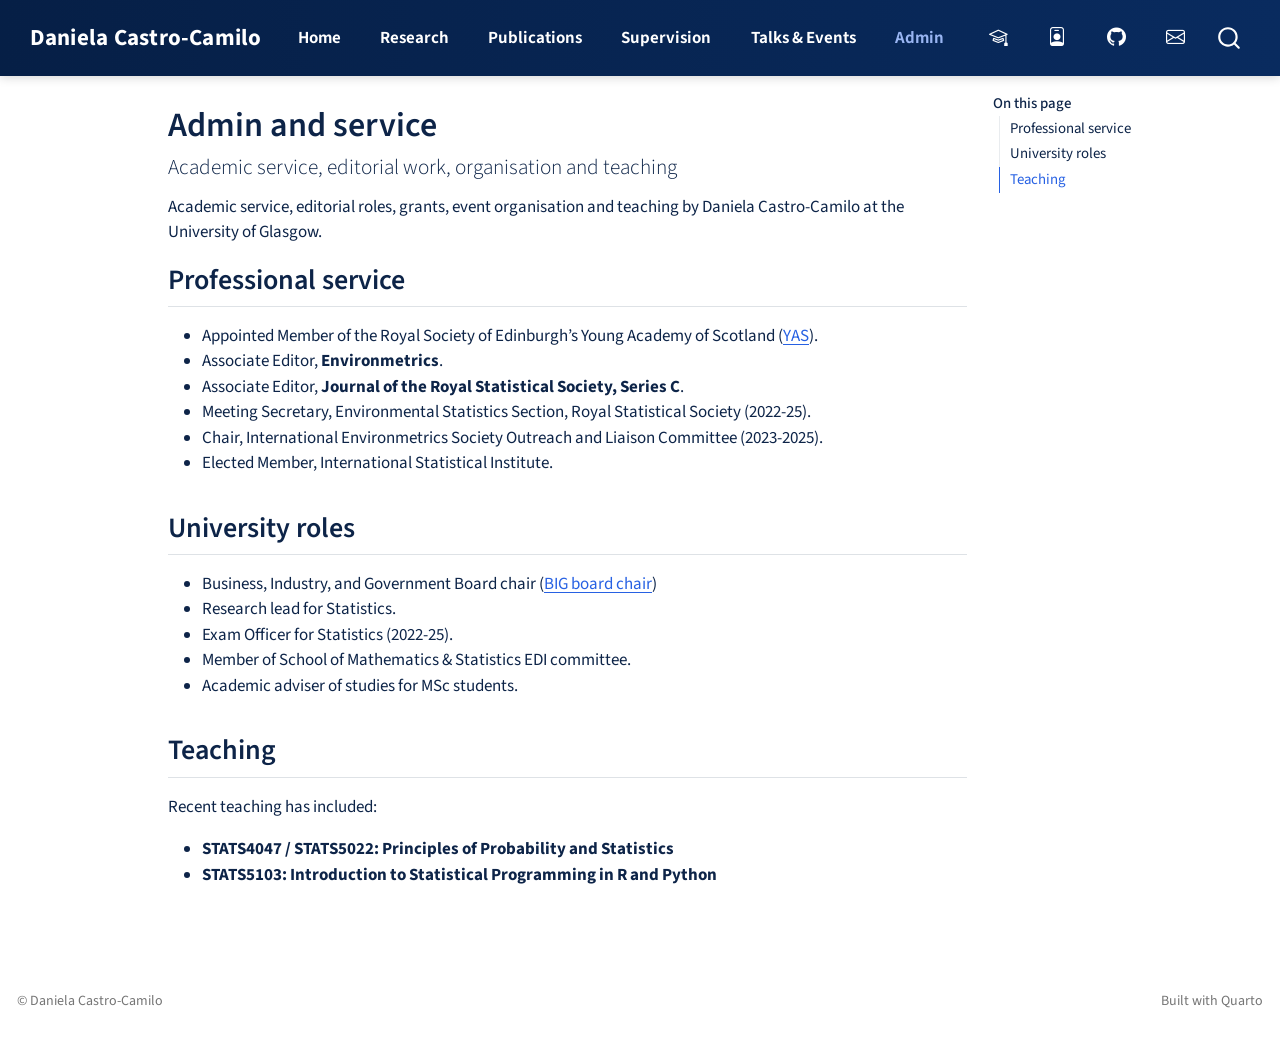
<file: docs/admin.html>
<!DOCTYPE html>
<html xmlns="http://www.w3.org/1999/xhtml" lang="en-GB" xml:lang="en-GB"><head>

<meta charset="utf-8">
<meta name="generator" content="quarto-1.10.19">

<meta name="viewport" content="width=device-width, initial-scale=1.0, user-scalable=yes">

<meta name="description" content="Academic service, editorial roles, grants, event organisation and teaching by Daniela Castro-Camilo at the University of Glasgow.">

<title>Admin and service – Daniela Castro-Camilo</title>
<style>
/* Default styles provided by pandoc.
** See https://pandoc.org/MANUAL.html#variables-for-html for config info.
*/
span.smallcaps{font-variant: small-caps;}
div.columns{display: flex; gap: 1.5em;}
div.column{flex: auto;}
@media screen {
div.columns{gap: min(4vw, 1.5em);}
div.column{overflow-x: auto;}
}
div.hanging-indent{margin-left: 1.5em; text-indent: -1.5em;}
ul.task-list{list-style: none;}
ul.task-list li input[type="checkbox"] {
  width: 0.8em;
  margin: 0 0.8em 0.2em -1em; /* quarto-specific, see https://github.com/quarto-dev/quarto-cli/issues/4556 */ 
  vertical-align: middle;
}
</style>


<script src="site_libs/quarto-nav/quarto-nav.js"></script>
<script src="site_libs/quarto-nav/headroom.min.js"></script>
<script src="site_libs/clipboard/clipboard.min.js"></script>
<script src="site_libs/quarto-search/autocomplete.umd.js"></script>
<script src="site_libs/quarto-search/fuse.min.js"></script>
<script src="site_libs/quarto-search/quarto-search.js"></script>
<meta name="quarto:offset" content="./">
<script src="site_libs/quarto-html/quarto.js" type="module"></script>
<script src="site_libs/quarto-html/tabsets/tabsets.js" type="module"></script>
<script src="site_libs/quarto-html/popper.min.js"></script>
<script src="site_libs/quarto-html/tippy.umd.min.js"></script>
<script src="site_libs/quarto-html/anchor.min.js"></script>
<link href="site_libs/quarto-html/tippy.css" rel="stylesheet">
<link href="site_libs/quarto-html/quarto-syntax-highlighting-bf27225e3a48a9273f3daa8f8e829971.css" rel="stylesheet" id="quarto-text-highlighting-styles">
<script src="site_libs/bootstrap/bootstrap.min.js"></script>
<link href="site_libs/bootstrap/bootstrap-icons.css" rel="stylesheet">
<link href="site_libs/bootstrap/bootstrap-36037c3dcac4f530703238951e7ac444.min.css" rel="stylesheet" append-hash="true" id="quarto-bootstrap" data-mode="light">
<script id="quarto-search-options" type="application/json">{
  "location": "navbar",
  "copy-button": false,
  "collapse-after": 3,
  "panel-placement": "end",
  "type": "overlay",
  "limit": 50,
  "keyboard-shortcut": [
    "f",
    "/",
    "s"
  ],
  "show-item-context": false,
  "language": {
    "search-no-results-text": "No results",
    "search-matching-documents-text": "matching documents",
    "search-copy-link-title": "Copy link to search",
    "search-hide-matches-text": "Hide additional matches",
    "search-more-match-text": "more match in this document",
    "search-more-matches-text": "more matches in this document",
    "search-clear-button-title": "Clear",
    "search-text-placeholder": "",
    "search-detached-cancel-button-title": "Cancel",
    "search-submit-button-title": "Submit",
    "search-label": "Search"
  }
}</script>
<style>html{ scroll-behavior: smooth; }</style>


<link rel="stylesheet" href="styles.css">
<meta property="og:title" content="Admin and service – Daniela Castro-Camilo">
<meta property="og:description" content="Academic service, editorial roles, grants, event organisation and teaching by Daniela Castro-Camilo at the University of Glasgow.">
<meta property="og:site_name" content="Daniela Castro-Camilo">
<meta name="twitter:title" content="Admin and service – Daniela Castro-Camilo">
<meta name="twitter:description" content="Academic service, editorial roles, grants, event organisation and teaching by Daniela Castro-Camilo at the University of Glasgow.">
<meta name="twitter:card" content="summary">
<link rel="canonical" href="https://dcastrocamilo.github.io/admin.html">
</head>

<body class="nav-fixed quarto-light">

<div id="quarto-search-results"></div>
  <header id="quarto-header" class="headroom fixed-top">
    <nav class="navbar navbar-expand-lg " data-bs-theme="dark">
      <div class="navbar-container container-fluid">
      <div class="navbar-brand-container mx-auto">
    <a class="navbar-brand" href="./index.html">
    <span class="navbar-title">Daniela Castro-Camilo</span>
    </a>
  </div>
            <div id="quarto-search" class="" title="Search"></div>
          <button class="navbar-toggler" type="button" data-bs-toggle="collapse" data-bs-target="#navbarCollapse" aria-controls="navbarCollapse" role="menu" aria-expanded="false" aria-label="Toggle navigation" onclick="if (window.quartoToggleHeadroom) { window.quartoToggleHeadroom(); }">
  <span class="navbar-toggler-icon"></span>
</button>
          <div class="collapse navbar-collapse" id="navbarCollapse">
            <ul class="navbar-nav navbar-nav-scroll me-auto">
  <li class="nav-item">
    <a class="nav-link" href="./index.html"> 
<span class="menu-text">Home</span></a>
  </li>  
  <li class="nav-item">
    <a class="nav-link" href="./research.html"> 
<span class="menu-text">Research</span></a>
  </li>  
  <li class="nav-item">
    <a class="nav-link" href="./publications.html"> 
<span class="menu-text">Publications</span></a>
  </li>  
  <li class="nav-item">
    <a class="nav-link" href="./supervision.html"> 
<span class="menu-text">Supervision</span></a>
  </li>  
  <li class="nav-item">
    <a class="nav-link" href="./talks.html"> 
<span class="menu-text">Talks &amp; Events</span></a>
  </li>  
  <li class="nav-item">
    <a class="nav-link active" href="./admin.html" aria-current="page"> 
<span class="menu-text">Admin</span></a>
  </li>  
</ul>
            <ul class="navbar-nav navbar-nav-scroll ms-auto">
  <li class="nav-item compact">
    <a class="nav-link" href="https://scholar.google.com/citations?user=yeGAdSoAAAAJ&amp;hl=en&amp;oi=ao"> <i class="bi bi-mortarboard" role="img">
</i> 
<span class="menu-text"></span></a>
  </li>  
  <li class="nav-item compact">
    <a class="nav-link" href="https://orcid.org/0000-0002-7536-4613"> <i class="bi bi-person-badge" role="img">
</i> 
<span class="menu-text"></span></a>
  </li>  
  <li class="nav-item compact">
    <a class="nav-link" href="https://github.com/dcastrocamilo"> <i class="bi bi-github" role="img">
</i> 
<span class="menu-text"></span></a>
  </li>  
  <li class="nav-item compact">
    <a class="nav-link" href="mailto:Daniela.CastroCamilo@glasgow.ac.uk"> <i class="bi bi-envelope" role="img">
</i> 
<span class="menu-text"></span></a>
  </li>  
</ul>
          </div> <!-- /navcollapse -->
            <div class="quarto-navbar-tools">
</div>
      </div> <!-- /container-fluid -->
    </nav>
</header>
<!-- content -->
<div id="quarto-content" class="quarto-container page-columns page-rows-contents page-layout-article page-navbar">
<!-- sidebar -->
<!-- margin-sidebar -->
    <div id="quarto-margin-sidebar" class="sidebar margin-sidebar">
        <nav id="TOC" role="doc-toc" class="toc-active">
    <h2 id="toc-title">On this page</h2>
   
  <ul>
  <li><a href="#professional-service" id="toc-professional-service" class="nav-link active" data-scroll-target="#professional-service">Professional service</a></li>
  <li><a href="#university-roles" id="toc-university-roles" class="nav-link" data-scroll-target="#university-roles">University roles</a></li>
  <li><a href="#teaching" id="toc-teaching" class="nav-link" data-scroll-target="#teaching">Teaching</a></li>
  </ul>
</nav>
    </div>
<!-- main -->
<main class="content" id="quarto-document-content">

<header id="title-block-header" class="quarto-title-block default">
<div class="quarto-title">
<h1 class="title">Admin and service</h1>
<p class="subtitle lead">Academic service, editorial work, organisation and teaching</p>
</div>

<div>
  <div class="description">
    Academic service, editorial roles, grants, event organisation and teaching by Daniela Castro-Camilo at the University of Glasgow.
  </div>
</div>


<div class="quarto-title-meta">

    
  
    
  </div>
  


</header>


<section id="professional-service" class="level2">
<h2 class="anchored" data-anchor-id="professional-service">Professional service</h2>
<ul>
<li>Appointed Member of the Royal Society of Edinburgh’s Young Academy of Scotland (<a href="https://www.youngacademyofscotland.org.uk/">YAS</a>).</li>
<li>Associate Editor, <strong>Environmetrics</strong>.</li>
<li>Associate Editor, <strong>Journal of the Royal Statistical Society, Series C</strong>.</li>
<li>Meeting Secretary, Environmental Statistics Section, Royal Statistical Society (2022-25).</li>
<li>Chair, International Environmetrics Society Outreach and Liaison Committee (2023-2025).</li>
<li>Elected Member, International Statistical Institute.</li>
</ul>
<!-- ## Event organisation and networks -->
<!-- - Co-founder, **GLE²N: Glasgow--Edinburgh Extremes Network**, a network for applied, theoretical and methodological work in statistical risk analysis and extreme value theory. [Link here](https://glen-scotland.github.io/glen/) -->
<!-- - Organiser, **INLA: Past, Present, and Future** biannual workshops. [Link here](https://inla-workshop.github.io/INLA-PastPresentFuture/) -->
<!-- - Co-organiser, **EnvEcoStats**, environmental and ecological statistics conference.  [Link here](https://lancasterextremes.co.uk/)). -->
<!-- - Organiser/co-organiser of invited sessions on extremes, environmental statistics and statistical risk. -->
</section>
<section id="university-roles" class="level2">
<h2 class="anchored" data-anchor-id="university-roles">University roles</h2>
<ul>
<li>Business, Industry, and Government Board chair (<a href="https://www.gla.ac.uk/schools/mathematicsstatistics/bigboard/">BIG board chair</a>)</li>
<li>Research lead for Statistics.</li>
<li>Exam Officer for Statistics (2022-25).</li>
<li>Member of School of Mathematics &amp; Statistics EDI committee.</li>
<li>Academic adviser of studies for MSc students.</li>
</ul>
</section>
<section id="teaching" class="level2">
<h2 class="anchored" data-anchor-id="teaching">Teaching</h2>
<p>Recent teaching has included:</p>
<ul>
<li><strong>STATS4047 / STATS5022: Principles of Probability and Statistics</strong></li>
<li><strong>STATS5103: Introduction to Statistical Programming in R and Python</strong></li>
</ul>


</section>

</main> <!-- /main -->
<script id="quarto-html-after-body" type="application/javascript">
  window.document.addEventListener("DOMContentLoaded", function (event) {
    const icon = "";
    const anchorJS = new window.AnchorJS();
    anchorJS.options = {
      placement: 'right',
      icon: icon
    };
    anchorJS.add('.anchored');
    const isCodeAnnotation = (el) => {
      for (const clz of el.classList) {
        if (clz.startsWith('code-annotation-')) {                     
          return true;
        }
      }
      return false;
    }
    const onCopySuccess = function(e) {
      // button target
      const button = e.trigger;
      // don't keep focus
      button.blur();
      // flash "checked"
      button.classList.add('code-copy-button-checked');
      var currentTitle = button.getAttribute("title");
      button.setAttribute("title", "Copied!");
      let tooltip;
      if (window.bootstrap) {
        button.setAttribute("data-bs-toggle", "tooltip");
        button.setAttribute("data-bs-placement", "left");
        button.setAttribute("data-bs-title", "Copied!");
        tooltip = new bootstrap.Tooltip(button, 
          { trigger: "manual", 
            customClass: "code-copy-button-tooltip",
            offset: [0, -8]});
        tooltip.show();    
      }
      setTimeout(function() {
        if (tooltip) {
          tooltip.hide();
          button.removeAttribute("data-bs-title");
          button.removeAttribute("data-bs-toggle");
          button.removeAttribute("data-bs-placement");
        }
        button.setAttribute("title", currentTitle);
        button.classList.remove('code-copy-button-checked');
      }, 1000);
      // clear code selection
      e.clearSelection();
    }
    const getTextToCopy = function(trigger) {
      const outerScaffold = trigger.parentElement.cloneNode(true);
      const codeEl = outerScaffold.querySelector('code');
      for (const childEl of codeEl.children) {
        if (isCodeAnnotation(childEl)) {
          childEl.remove();
        }
      }
      return codeEl.innerText;
    }
    const clipboard = new window.ClipboardJS('.code-copy-button:not([data-in-quarto-modal])', {
      text: getTextToCopy
    });
    clipboard.on('success', onCopySuccess);
    if (window.document.getElementById('quarto-embedded-source-code-modal')) {
      const clipboardModal = new window.ClipboardJS('.code-copy-button[data-in-quarto-modal]', {
        text: getTextToCopy,
        container: window.document.getElementById('quarto-embedded-source-code-modal')
      });
      clipboardModal.on('success', onCopySuccess);
    }
      var localhostRegex = new RegExp(/^(?:http|https):\/\/localhost\:?[0-9]*\//);
      var mailtoRegex = new RegExp(/^mailto:/);
        var filterRegex = new RegExp("https:\/\/dcastrocamilo\.github\.io\/");
      var isInternal = (href) => {
          return filterRegex.test(href) || localhostRegex.test(href) || mailtoRegex.test(href);
      }
      // Inspect non-navigation links and adorn them if external
     var links = window.document.querySelectorAll('a[href]:not(.nav-link):not(.navbar-brand):not(.toc-action):not(.sidebar-link):not(.sidebar-item-toggle):not(.pagination-link):not(.no-external):not([aria-hidden]):not(.dropdown-item):not(.quarto-navigation-tool):not(.about-link)');
      for (var i=0; i<links.length; i++) {
        const link = links[i];
        if (!isInternal(link.href)) {
          // undo the damage that might have been done by quarto-nav.js in the case of
          // links that we want to consider external
          if (link.dataset.originalHref !== undefined) {
            link.href = link.dataset.originalHref;
          }
            // target, if specified
            link.setAttribute("target", "_blank");
            if (link.getAttribute("rel") === null) {
              link.setAttribute("rel", "noopener");
            }
        }
      }
    function tippyHover(el, contentFn, onTriggerFn, onUntriggerFn) {
      const config = {
        allowHTML: true,
        maxWidth: 500,
        delay: 100,
        arrow: false,
        appendTo: function(el) {
            return el.parentElement;
        },
        interactive: true,
        interactiveBorder: 10,
        theme: 'quarto',
        placement: 'bottom-start',
      };
      if (contentFn) {
        config.content = contentFn;
      }
      if (onTriggerFn) {
        config.onTrigger = onTriggerFn;
      }
      if (onUntriggerFn) {
        config.onUntrigger = onUntriggerFn;
      }
      window.tippy(el, config); 
    }
    const noterefs = window.document.querySelectorAll('a[role="doc-noteref"]');
    for (var i=0; i<noterefs.length; i++) {
      const ref = noterefs[i];
      tippyHover(ref, function() {
        // use id or data attribute instead here
        let href = ref.getAttribute('data-footnote-href') || ref.getAttribute('href');
        try { href = new URL(href).hash; } catch {}
        const id = href.replace(/^#\/?/, "");
        const note = window.document.getElementById(id);
        if (note) {
          return note.innerHTML;
        } else {
          return "";
        }
      });
    }
    const xrefs = window.document.querySelectorAll('a.quarto-xref');
    const processXRef = (id, note) => {
      // Strip column container classes
      const stripColumnClz = (el) => {
        el.classList.remove("page-full", "page-columns");
        if (el.children) {
          for (const child of el.children) {
            stripColumnClz(child);
          }
        }
      }
      stripColumnClz(note)
      if (id === null || id.startsWith('sec-')) {
        // Special case sections, only their first couple elements
        const container = document.createElement("div");
        if (note.children && note.children.length > 2) {
          container.appendChild(note.children[0].cloneNode(true));
          for (let i = 1; i < note.children.length; i++) {
            const child = note.children[i];
            if (child.tagName === "P" && child.innerText === "") {
              continue;
            } else {
              container.appendChild(child.cloneNode(true));
              break;
            }
          }
          if (window.Quarto?.typesetMath) {
            window.Quarto.typesetMath(container);
          }
          return container.innerHTML
        } else {
          if (window.Quarto?.typesetMath) {
            window.Quarto.typesetMath(note);
          }
          return note.innerHTML;
        }
      } else {
        // Remove any anchor links if they are present
        const anchorLink = note.querySelector('a.anchorjs-link');
        if (anchorLink) {
          anchorLink.remove();
        }
        if (window.Quarto?.typesetMath) {
          window.Quarto.typesetMath(note);
        }
        if (note.classList.contains("callout")) {
          return note.outerHTML;
        } else {
          return note.innerHTML;
        }
      }
    }
    for (var i=0; i<xrefs.length; i++) {
      const xref = xrefs[i];
      tippyHover(xref, undefined, function(instance) {
        instance.disable();
        let url = xref.getAttribute('href');
        let hash = undefined; 
        if (url.startsWith('#')) {
          hash = url;
        } else {
          try { hash = new URL(url).hash; } catch {}
        }
        if (hash) {
          const id = hash.replace(/^#\/?/, "");
          const note = window.document.getElementById(id);
          if (note !== null) {
            try {
              const html = processXRef(id, note.cloneNode(true));
              instance.setContent(html);
            } finally {
              instance.enable();
              instance.show();
            }
          } else {
            // See if we can fetch this
            fetch(url.split('#')[0])
            .then(res => res.text())
            .then(html => {
              const parser = new DOMParser();
              const htmlDoc = parser.parseFromString(html, "text/html");
              const note = htmlDoc.getElementById(id);
              if (note !== null) {
                const html = processXRef(id, note);
                instance.setContent(html);
              } 
            }).finally(() => {
              instance.enable();
              instance.show();
            });
          }
        } else {
          // See if we can fetch a full url (with no hash to target)
          // This is a special case and we should probably do some content thinning / targeting
          fetch(url)
          .then(res => res.text())
          .then(html => {
            const parser = new DOMParser();
            const htmlDoc = parser.parseFromString(html, "text/html");
            const note = htmlDoc.querySelector('main.content');
            if (note !== null) {
              // This should only happen for chapter cross references
              // (since there is no id in the URL)
              // remove the first header
              if (note.children.length > 0 && note.children[0].tagName === "HEADER") {
                note.children[0].remove();
              }
              const html = processXRef(null, note);
              instance.setContent(html);
            } 
          }).finally(() => {
            instance.enable();
            instance.show();
          });
        }
      }, function(instance) {
      });
    }
        let selectedAnnoteEl;
        const selectorForAnnotation = ( cell, annotation) => {
          let cellAttr = 'data-code-cell="' + cell + '"';
          let lineAttr = 'data-code-annotation="' +  annotation + '"';
          const selector = 'span[' + cellAttr + '][' + lineAttr + ']';
          return selector;
        }
        const selectCodeLines = (annoteEl) => {
          const doc = window.document;
          const targetCell = annoteEl.getAttribute("data-target-cell");
          const targetAnnotation = annoteEl.getAttribute("data-target-annotation");
          const annoteSpan = window.document.querySelector(selectorForAnnotation(targetCell, targetAnnotation));
          const lines = annoteSpan.getAttribute("data-code-lines").split(",");
          const lineIds = lines.map((line) => {
            return targetCell + "-" + line;
          })
          let top = null;
          let height = null;
          let parent = null;
          if (lineIds.length > 0) {
              //compute the position of the single el (top and bottom and make a div)
              const el = window.document.getElementById(lineIds[0]);
              top = el.offsetTop;
              height = el.offsetHeight;
              parent = el.parentElement.parentElement;
            if (lineIds.length > 1) {
              const lastEl = window.document.getElementById(lineIds[lineIds.length - 1]);
              const bottom = lastEl.offsetTop + lastEl.offsetHeight;
              height = bottom - top;
            }
            if (top !== null && height !== null && parent !== null) {
              // cook up a div (if necessary) and position it 
              let div = window.document.getElementById("code-annotation-line-highlight");
              if (div === null) {
                div = window.document.createElement("div");
                div.setAttribute("id", "code-annotation-line-highlight");
                div.style.position = 'absolute';
                parent.appendChild(div);
              }
              div.style.top = top - 2 + "px";
              div.style.height = height + 4 + "px";
              div.style.left = 0;
              let gutterDiv = window.document.getElementById("code-annotation-line-highlight-gutter");
              if (gutterDiv === null) {
                gutterDiv = window.document.createElement("div");
                gutterDiv.setAttribute("id", "code-annotation-line-highlight-gutter");
                gutterDiv.style.position = 'absolute';
                const codeCell = window.document.getElementById(targetCell);
                const gutter = codeCell.querySelector('.code-annotation-gutter');
                gutter.appendChild(gutterDiv);
              }
              gutterDiv.style.top = top - 2 + "px";
              gutterDiv.style.height = height + 4 + "px";
            }
            selectedAnnoteEl = annoteEl;
          }
        };
        const unselectCodeLines = () => {
          const elementsIds = ["code-annotation-line-highlight", "code-annotation-line-highlight-gutter"];
          elementsIds.forEach((elId) => {
            const div = window.document.getElementById(elId);
            if (div) {
              div.remove();
            }
          });
          selectedAnnoteEl = undefined;
        };
          // Handle positioning of the toggle
      window.addEventListener(
        "resize",
        throttle(() => {
          elRect = undefined;
          if (selectedAnnoteEl) {
            selectCodeLines(selectedAnnoteEl);
          }
        }, 10)
      );
      function throttle(fn, ms) {
      let throttle = false;
      let timer;
        return (...args) => {
          if(!throttle) { // first call gets through
              fn.apply(this, args);
              throttle = true;
          } else { // all the others get throttled
              if(timer) clearTimeout(timer); // cancel #2
              timer = setTimeout(() => {
                fn.apply(this, args);
                timer = throttle = false;
              }, ms);
          }
        };
      }
        // Attach click handler to the DT
        const annoteDls = window.document.querySelectorAll('dt[data-target-cell]');
        for (const annoteDlNode of annoteDls) {
          annoteDlNode.addEventListener('click', (event) => {
            const clickedEl = event.target;
            if (clickedEl !== selectedAnnoteEl) {
              unselectCodeLines();
              const activeEl = window.document.querySelector('dt[data-target-cell].code-annotation-active');
              if (activeEl) {
                activeEl.classList.remove('code-annotation-active');
              }
              selectCodeLines(clickedEl);
              clickedEl.classList.add('code-annotation-active');
            } else {
              // Unselect the line
              unselectCodeLines();
              clickedEl.classList.remove('code-annotation-active');
            }
          });
        }
    const findCites = (el) => {
      const parentEl = el.parentElement;
      if (parentEl) {
        const cites = parentEl.dataset.cites;
        if (cites) {
          return {
            el,
            cites: cites.split(' ')
          };
        } else {
          return findCites(el.parentElement)
        }
      } else {
        return undefined;
      }
    };
    var bibliorefs = window.document.querySelectorAll('a[role="doc-biblioref"]');
    for (var i=0; i<bibliorefs.length; i++) {
      const ref = bibliorefs[i];
      const citeInfo = findCites(ref);
      if (citeInfo) {
        tippyHover(citeInfo.el, function() {
          var popup = window.document.createElement('div');
          citeInfo.cites.forEach(function(cite) {
            var citeDiv = window.document.createElement('div');
            citeDiv.classList.add('hanging-indent');
            citeDiv.classList.add('csl-entry');
            var biblioDiv = window.document.getElementById('ref-' + cite);
            if (biblioDiv) {
              citeDiv.innerHTML = biblioDiv.innerHTML;
            }
            popup.appendChild(citeDiv);
          });
          return popup.innerHTML;
        });
      }
    }
  });
  </script>
</div> <!-- /content -->
<footer class="footer">
  <div class="nav-footer">
    <div class="nav-footer-left">
<p>© Daniela Castro-Camilo</p>
</div>   
    <div class="nav-footer-center">
      &nbsp;
    </div>
    <div class="nav-footer-right">
<p>Built with Quarto</p>
</div>
  </div>
</footer>




<script src="site_libs/quarto-html/zenscroll-min.js"></script>
</body></html>
</file>
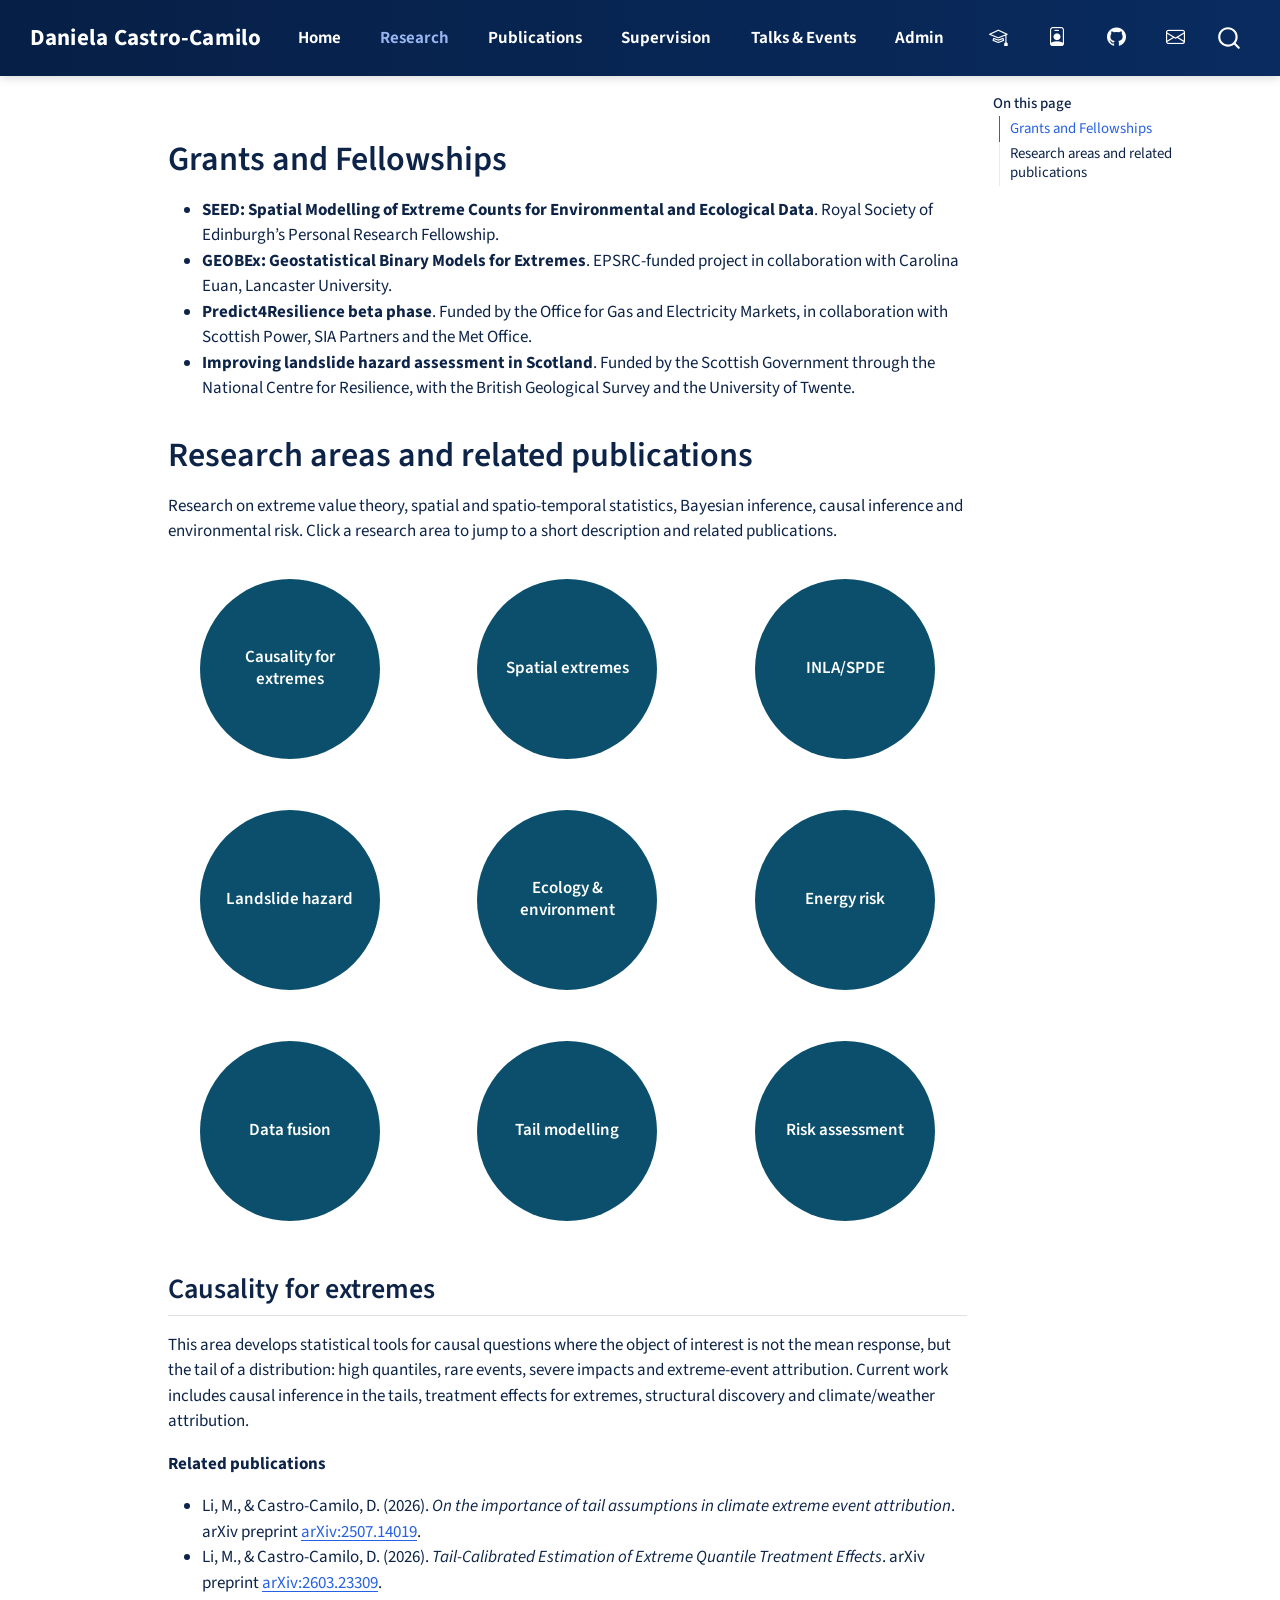
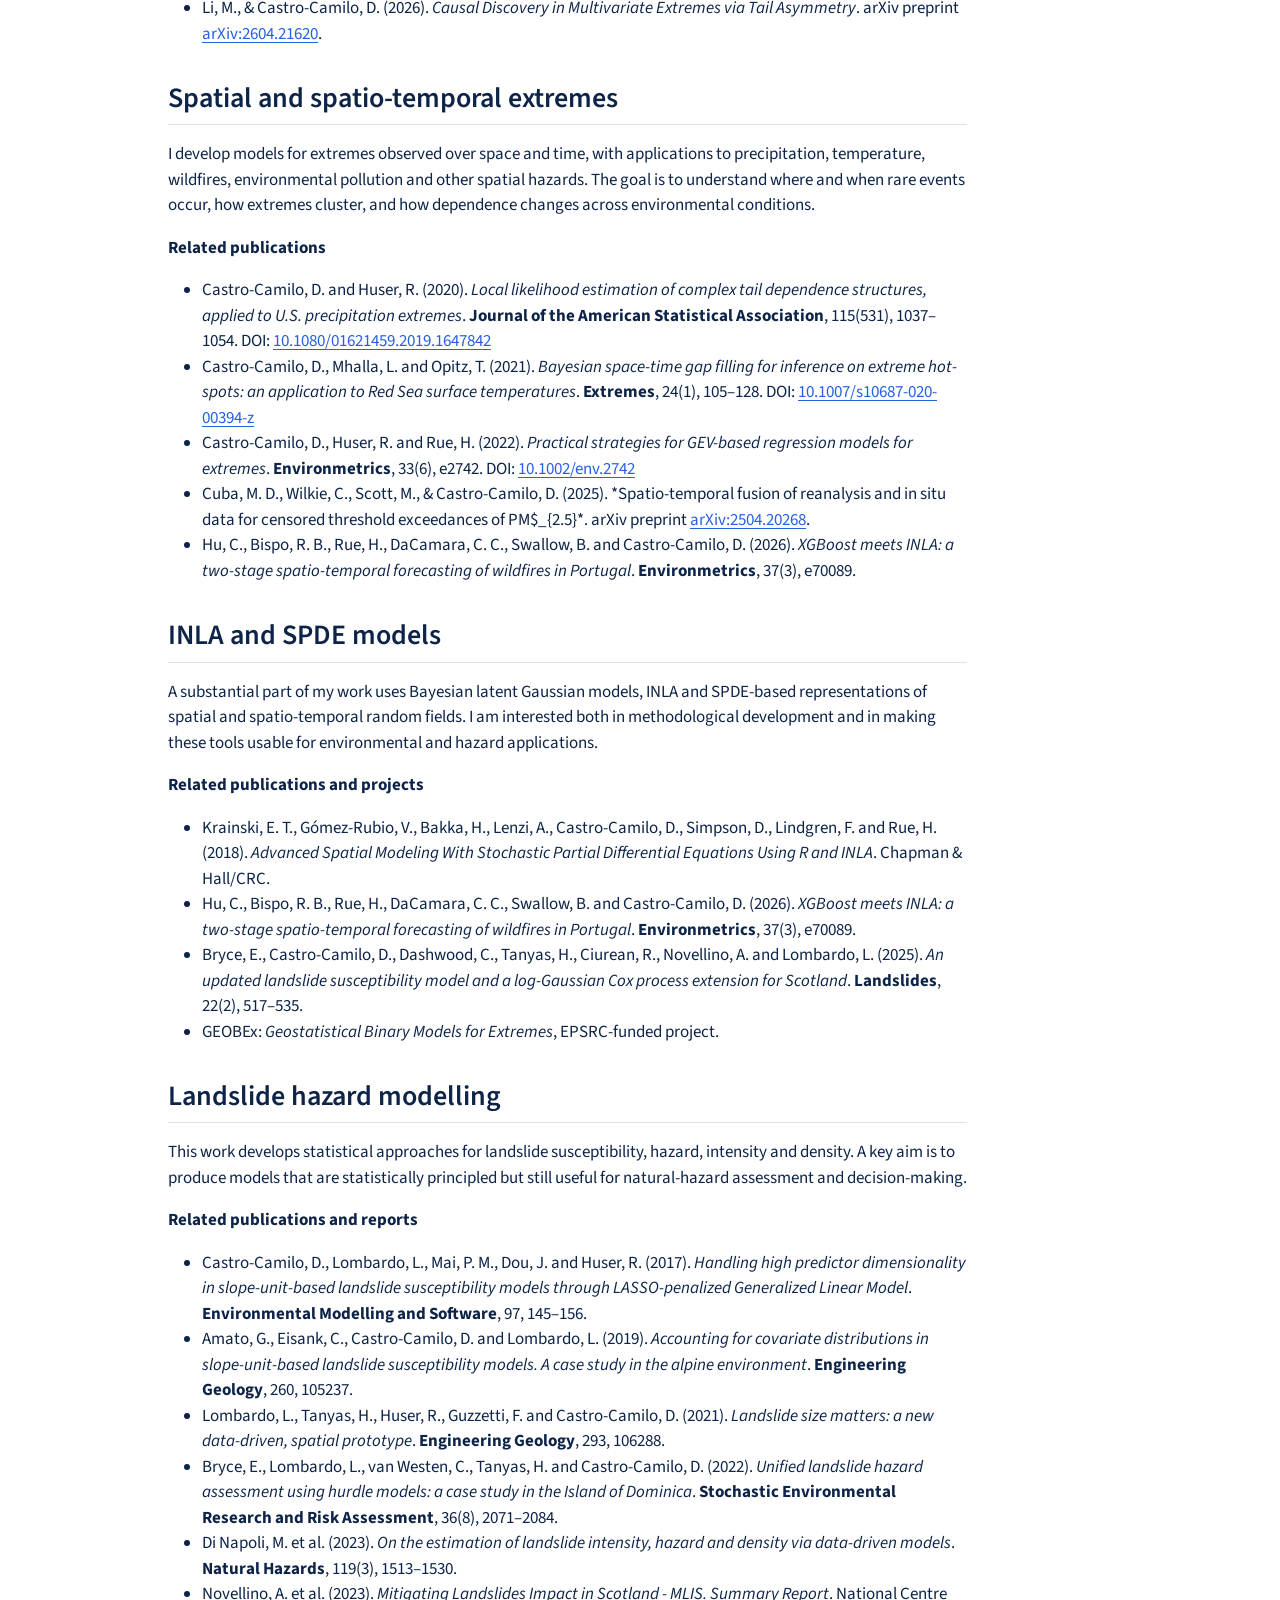
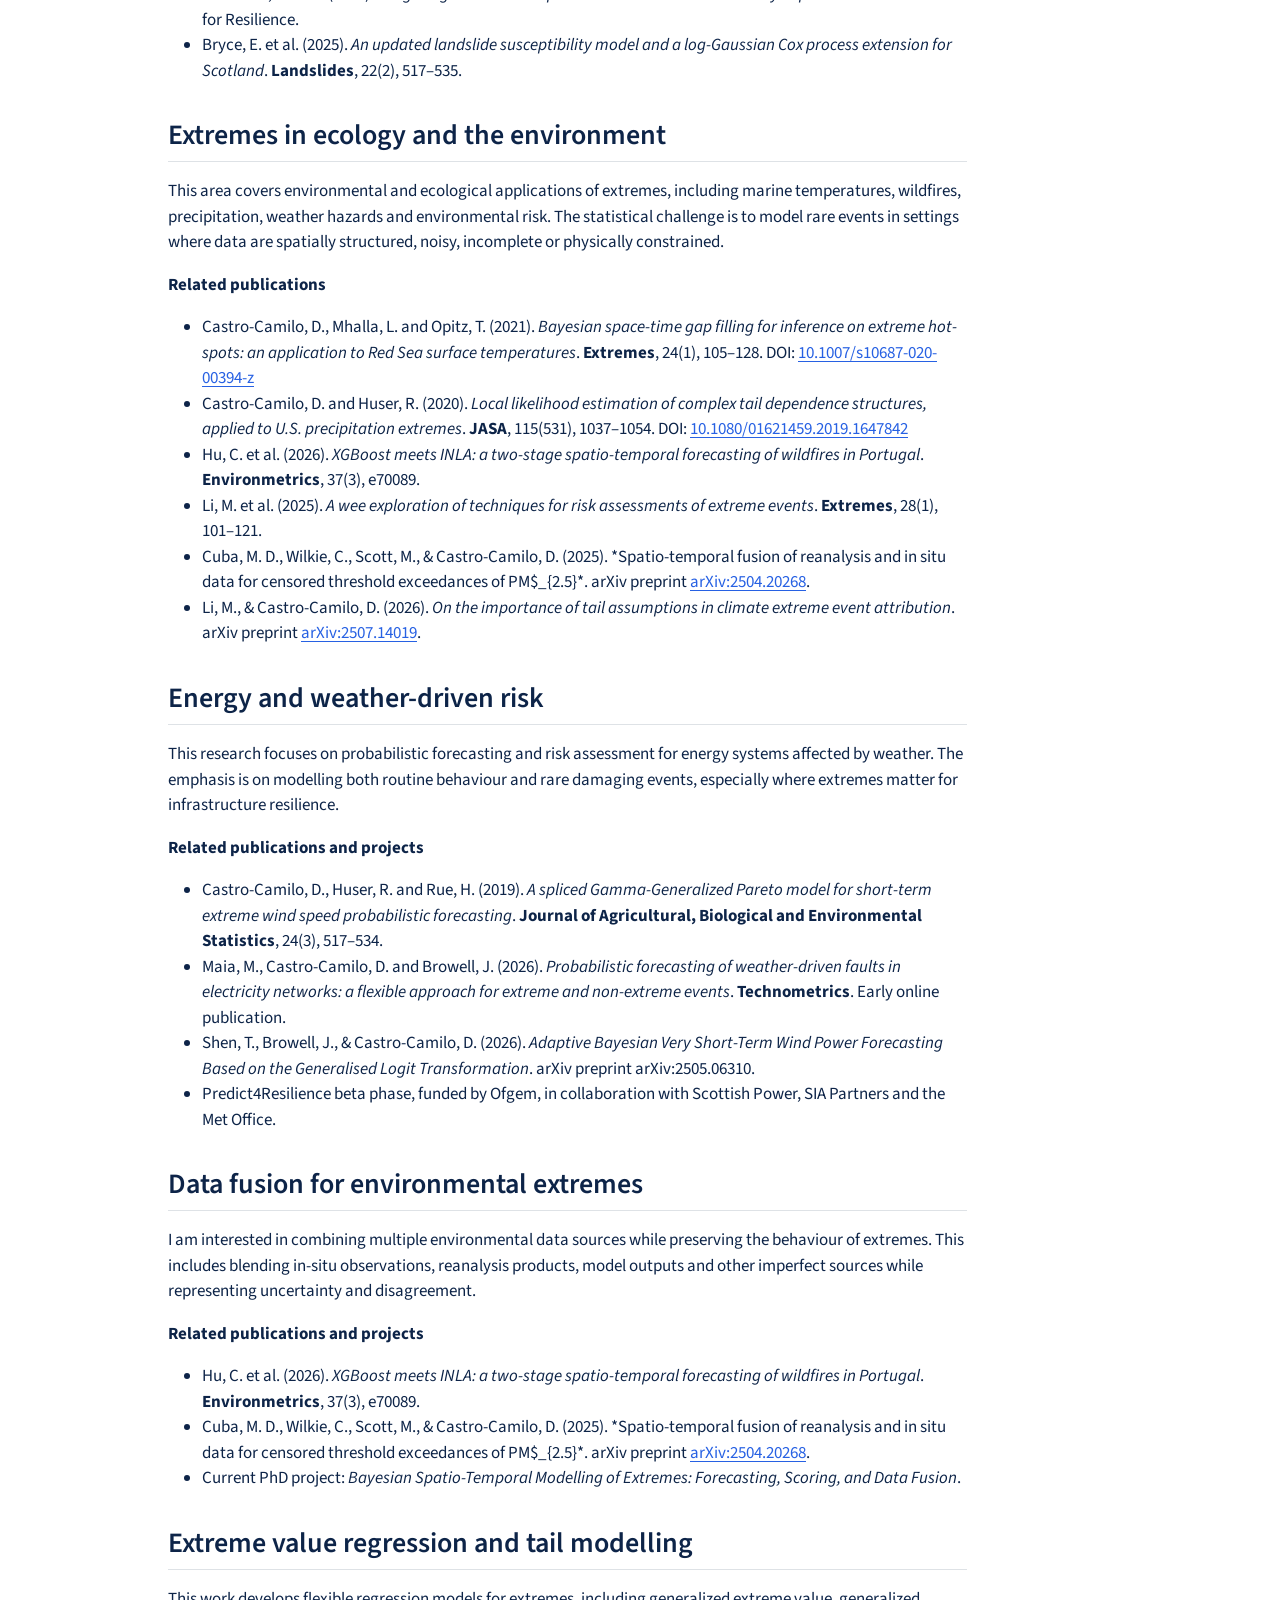
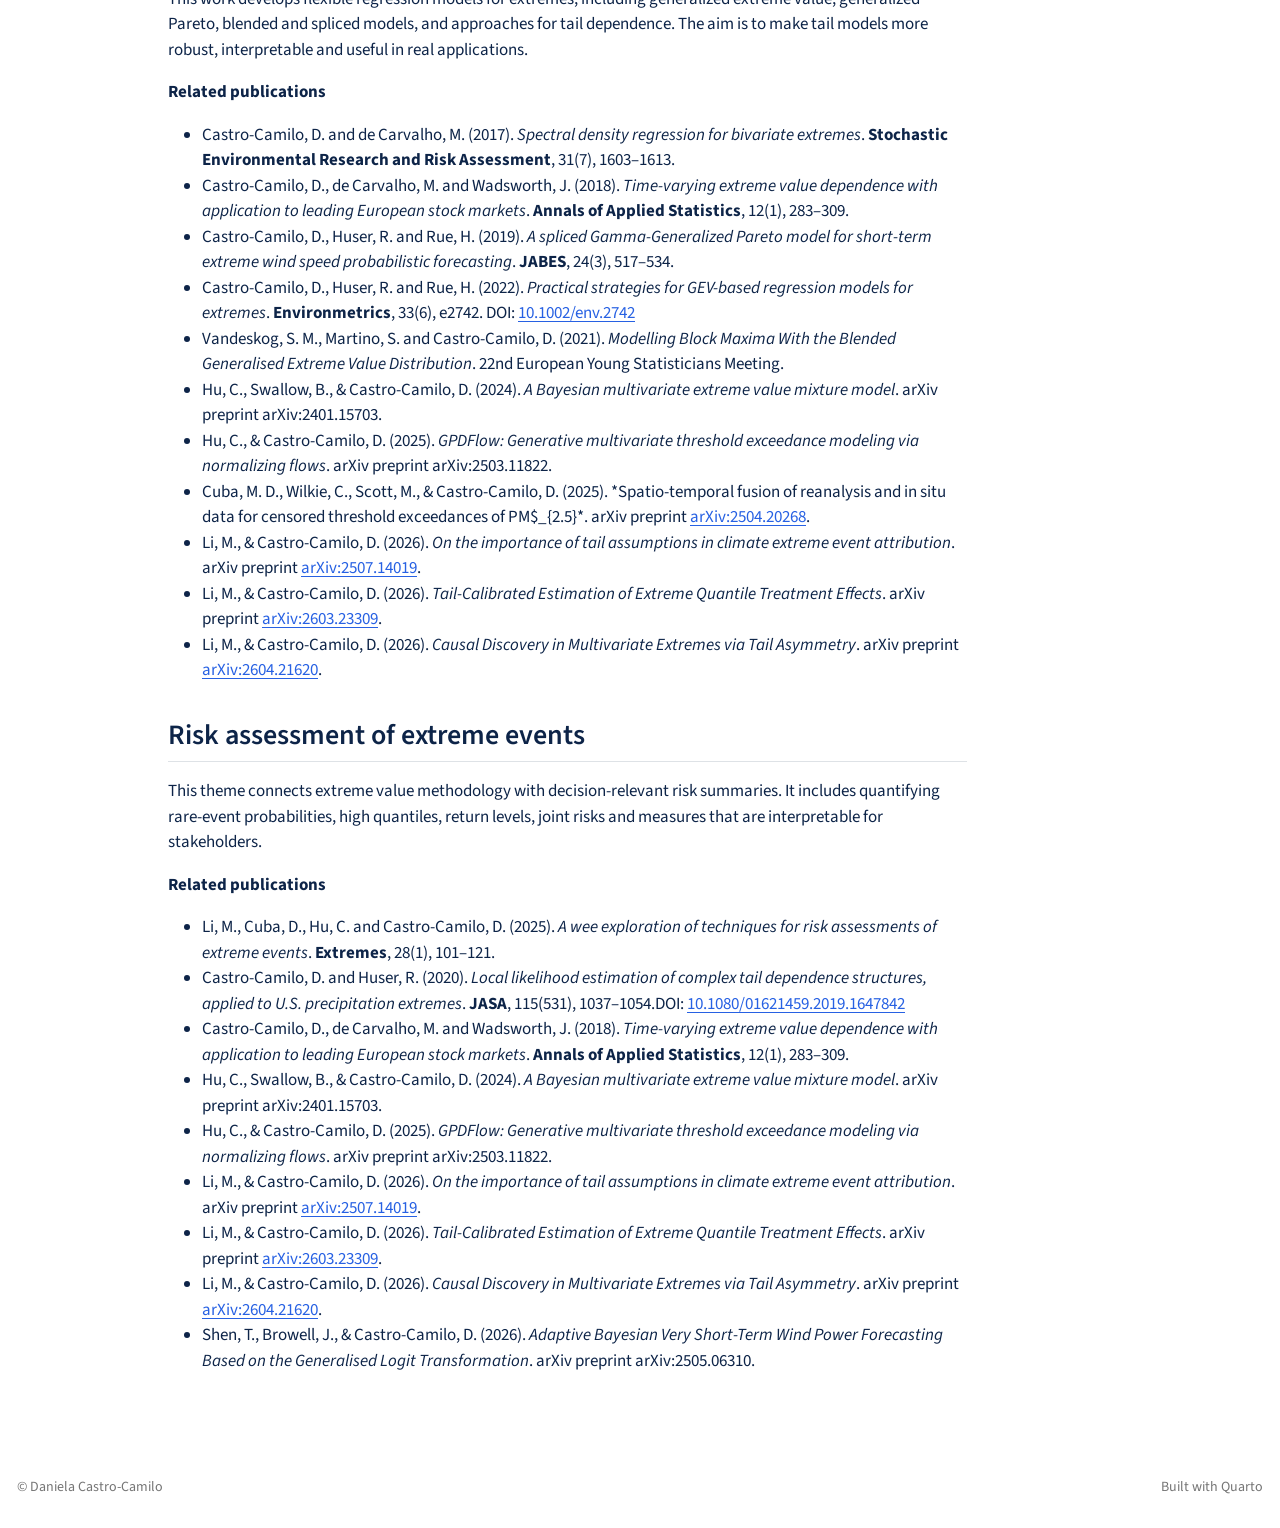
<file: docs/research.html>
<!DOCTYPE html>
<html xmlns="http://www.w3.org/1999/xhtml" lang="en-GB" xml:lang="en-GB"><head>

<meta charset="utf-8">
<meta name="generator" content="quarto-1.10.19">

<meta name="viewport" content="width=device-width, initial-scale=1.0, user-scalable=yes">

<meta name="description" content="Grants, fellowships and related research on extreme value theory, spatial and spatio-temporal statistics, Bayesian inference, causal inference and environmental risk.">

<title>research – Daniela Castro-Camilo</title>
<style>
/* Default styles provided by pandoc.
** See https://pandoc.org/MANUAL.html#variables-for-html for config info.
*/
span.smallcaps{font-variant: small-caps;}
div.columns{display: flex; gap: 1.5em;}
div.column{flex: auto;}
@media screen {
div.columns{gap: min(4vw, 1.5em);}
div.column{overflow-x: auto;}
}
div.hanging-indent{margin-left: 1.5em; text-indent: -1.5em;}
ul.task-list{list-style: none;}
ul.task-list li input[type="checkbox"] {
  width: 0.8em;
  margin: 0 0.8em 0.2em -1em; /* quarto-specific, see https://github.com/quarto-dev/quarto-cli/issues/4556 */ 
  vertical-align: middle;
}
</style>


<script src="site_libs/quarto-nav/quarto-nav.js"></script>
<script src="site_libs/quarto-nav/headroom.min.js"></script>
<script src="site_libs/clipboard/clipboard.min.js"></script>
<script src="site_libs/quarto-search/autocomplete.umd.js"></script>
<script src="site_libs/quarto-search/fuse.min.js"></script>
<script src="site_libs/quarto-search/quarto-search.js"></script>
<meta name="quarto:offset" content="./">
<script src="site_libs/quarto-html/quarto.js" type="module"></script>
<script src="site_libs/quarto-html/tabsets/tabsets.js" type="module"></script>
<script src="site_libs/quarto-html/popper.min.js"></script>
<script src="site_libs/quarto-html/tippy.umd.min.js"></script>
<script src="site_libs/quarto-html/anchor.min.js"></script>
<link href="site_libs/quarto-html/tippy.css" rel="stylesheet">
<link href="site_libs/quarto-html/quarto-syntax-highlighting-bf27225e3a48a9273f3daa8f8e829971.css" rel="stylesheet" id="quarto-text-highlighting-styles">
<script src="site_libs/bootstrap/bootstrap.min.js"></script>
<link href="site_libs/bootstrap/bootstrap-icons.css" rel="stylesheet">
<link href="site_libs/bootstrap/bootstrap-36037c3dcac4f530703238951e7ac444.min.css" rel="stylesheet" append-hash="true" id="quarto-bootstrap" data-mode="light">
<script id="quarto-search-options" type="application/json">{
  "location": "navbar",
  "copy-button": false,
  "collapse-after": 3,
  "panel-placement": "end",
  "type": "overlay",
  "limit": 50,
  "keyboard-shortcut": [
    "f",
    "/",
    "s"
  ],
  "show-item-context": false,
  "language": {
    "search-no-results-text": "No results",
    "search-matching-documents-text": "matching documents",
    "search-copy-link-title": "Copy link to search",
    "search-hide-matches-text": "Hide additional matches",
    "search-more-match-text": "more match in this document",
    "search-more-matches-text": "more matches in this document",
    "search-clear-button-title": "Clear",
    "search-text-placeholder": "",
    "search-detached-cancel-button-title": "Cancel",
    "search-submit-button-title": "Submit",
    "search-label": "Search"
  }
}</script>
<style>html{ scroll-behavior: smooth; }</style>


<link rel="stylesheet" href="styles.css">
<meta property="og:title" content="Daniela Castro-Camilo">
<meta property="og:description" content="Grants, fellowships and related research on extreme value theory, spatial and spatio-temporal statistics, Bayesian inference, causal inference and environmental risk.">
<meta property="og:site_name" content="Daniela Castro-Camilo">
<meta name="twitter:title" content="Daniela Castro-Camilo">
<meta name="twitter:description" content="Grants, fellowships and related research on extreme value theory, spatial and spatio-temporal statistics, Bayesian inference, causal inference and environmental risk.">
<meta name="twitter:card" content="summary">
<link rel="canonical" href="https://dcastrocamilo.github.io/research.html">
</head>

<body class="nav-fixed quarto-light">

<div id="quarto-search-results"></div>
  <header id="quarto-header" class="headroom fixed-top">
    <nav class="navbar navbar-expand-lg " data-bs-theme="dark">
      <div class="navbar-container container-fluid">
      <div class="navbar-brand-container mx-auto">
    <a class="navbar-brand" href="./index.html">
    <span class="navbar-title">Daniela Castro-Camilo</span>
    </a>
  </div>
            <div id="quarto-search" class="" title="Search"></div>
          <button class="navbar-toggler" type="button" data-bs-toggle="collapse" data-bs-target="#navbarCollapse" aria-controls="navbarCollapse" role="menu" aria-expanded="false" aria-label="Toggle navigation" onclick="if (window.quartoToggleHeadroom) { window.quartoToggleHeadroom(); }">
  <span class="navbar-toggler-icon"></span>
</button>
          <div class="collapse navbar-collapse" id="navbarCollapse">
            <ul class="navbar-nav navbar-nav-scroll me-auto">
  <li class="nav-item">
    <a class="nav-link" href="./index.html"> 
<span class="menu-text">Home</span></a>
  </li>  
  <li class="nav-item">
    <a class="nav-link active" href="./research.html" aria-current="page"> 
<span class="menu-text">Research</span></a>
  </li>  
  <li class="nav-item">
    <a class="nav-link" href="./publications.html"> 
<span class="menu-text">Publications</span></a>
  </li>  
  <li class="nav-item">
    <a class="nav-link" href="./supervision.html"> 
<span class="menu-text">Supervision</span></a>
  </li>  
  <li class="nav-item">
    <a class="nav-link" href="./talks.html"> 
<span class="menu-text">Talks &amp; Events</span></a>
  </li>  
  <li class="nav-item">
    <a class="nav-link" href="./admin.html"> 
<span class="menu-text">Admin</span></a>
  </li>  
</ul>
            <ul class="navbar-nav navbar-nav-scroll ms-auto">
  <li class="nav-item compact">
    <a class="nav-link" href="https://scholar.google.com/citations?user=yeGAdSoAAAAJ&amp;hl=en&amp;oi=ao"> <i class="bi bi-mortarboard" role="img">
</i> 
<span class="menu-text"></span></a>
  </li>  
  <li class="nav-item compact">
    <a class="nav-link" href="https://orcid.org/0000-0002-7536-4613"> <i class="bi bi-person-badge" role="img">
</i> 
<span class="menu-text"></span></a>
  </li>  
  <li class="nav-item compact">
    <a class="nav-link" href="https://github.com/dcastrocamilo"> <i class="bi bi-github" role="img">
</i> 
<span class="menu-text"></span></a>
  </li>  
  <li class="nav-item compact">
    <a class="nav-link" href="mailto:Daniela.CastroCamilo@glasgow.ac.uk"> <i class="bi bi-envelope" role="img">
</i> 
<span class="menu-text"></span></a>
  </li>  
</ul>
          </div> <!-- /navcollapse -->
            <div class="quarto-navbar-tools">
</div>
      </div> <!-- /container-fluid -->
    </nav>
</header>
<!-- content -->
<div id="quarto-content" class="quarto-container page-columns page-rows-contents page-layout-article page-navbar">
<!-- sidebar -->
<!-- margin-sidebar -->
    <div id="quarto-margin-sidebar" class="sidebar margin-sidebar">
        <nav id="TOC" role="doc-toc" class="toc-active">
    <h2 id="toc-title">On this page</h2>
   
  <ul>
  <li><a href="#grants-and-fellowships" id="toc-grants-and-fellowships" class="nav-link active" data-scroll-target="#grants-and-fellowships">Grants and Fellowships</a></li>
  <li><a href="#research-areas" id="toc-research-areas" class="nav-link" data-scroll-target="#research-areas">Research areas and related publications</a>
  <ul class="collapse">
  <li><a href="#causality-for-extremes" id="toc-causality-for-extremes" class="nav-link" data-scroll-target="#causality-for-extremes">Causality for extremes</a></li>
  <li><a href="#spatial-extremes" id="toc-spatial-extremes" class="nav-link" data-scroll-target="#spatial-extremes">Spatial and spatio-temporal extremes</a></li>
  <li><a href="#inla-spde" id="toc-inla-spde" class="nav-link" data-scroll-target="#inla-spde">INLA and SPDE models</a></li>
  <li><a href="#landslide-hazard" id="toc-landslide-hazard" class="nav-link" data-scroll-target="#landslide-hazard">Landslide hazard modelling</a></li>
  <li><a href="#ecology-environment" id="toc-ecology-environment" class="nav-link" data-scroll-target="#ecology-environment">Extremes in ecology and the environment</a></li>
  <li><a href="#energy-risk" id="toc-energy-risk" class="nav-link" data-scroll-target="#energy-risk">Energy and weather-driven risk</a></li>
  <li><a href="#data-fusion" id="toc-data-fusion" class="nav-link" data-scroll-target="#data-fusion">Data fusion for environmental extremes</a></li>
  <li><a href="#tail-modelling" id="toc-tail-modelling" class="nav-link" data-scroll-target="#tail-modelling">Extreme value regression and tail modelling</a></li>
  <li><a href="#risk-assessment" id="toc-risk-assessment" class="nav-link" data-scroll-target="#risk-assessment">Risk assessment of extreme events</a></li>
  </ul></li>
  </ul>
</nav>
    </div>
<!-- main -->
<main class="content" id="quarto-document-content"><header id="title-block-header" class="quarto-title-block"></header>




<section id="grants-and-fellowships" class="level1">
<h1>Grants and Fellowships</h1>
<ul>
<li><strong>SEED: Spatial Modelling of Extreme Counts for Environmental and Ecological Data</strong>. Royal Society of Edinburgh’s Personal Research Fellowship.</li>
<li><strong>GEOBEx: Geostatistical Binary Models for Extremes</strong>. EPSRC-funded project in collaboration with Carolina Euan, Lancaster University.</li>
<li><strong>Predict4Resilience beta phase</strong>. Funded by the Office for Gas and Electricity Markets, in collaboration with Scottish Power, SIA Partners and the Met Office.</li>
<li><strong>Improving landslide hazard assessment in Scotland</strong>. Funded by the Scottish Government through the National Centre for Resilience, with the British Geological Survey and the University of Twente.</li>
</ul>
</section>
<section id="research-areas" class="level1">
<h1>Research areas and related publications</h1>
<p>Research on extreme value theory, spatial and spatio-temporal statistics, Bayesian inference, causal inference and environmental risk. Click a research area to jump to a short description and related publications.</p>
<div class="research-grid">
<div class="research-item">
<p><a href="#causality-for-extremes" class="research-button">Causality for extremes</a></p>
</div>
<div class="research-item">
<p><a href="#spatial-extremes" class="research-button">Spatial extremes</a></p>
</div>
<div class="research-item">
<p><a href="#inla-spde" class="research-button">INLA/SPDE</a></p>
</div>
<div class="research-item">
<p><a href="#landslide-hazard" class="research-button">Landslide hazard</a></p>
</div>
<div class="research-item">
<p><a href="#ecology-environment" class="research-button">Ecology &amp; environment</a></p>
</div>
<div class="research-item">
<p><a href="#energy-risk" class="research-button">Energy risk</a></p>
</div>
<div class="research-item">
<p><a href="#data-fusion" class="research-button">Data fusion</a></p>
</div>
<div class="research-item">
<p><a href="#tail-modelling" class="research-button">Tail modelling</a></p>
</div>
<div class="research-item">
<p><a href="#risk-assessment" class="research-button">Risk assessment</a></p>
</div>
</div>
<section id="causality-for-extremes" class="level2">
<h2 class="anchored" data-anchor-id="causality-for-extremes">Causality for extremes</h2>
<p>This area develops statistical tools for causal questions where the object of interest is not the mean response, but the tail of a distribution: high quantiles, rare events, severe impacts and extreme-event attribution. Current work includes causal inference in the tails, treatment effects for extremes, structural discovery and climate/weather attribution.</p>
<p><strong>Related publications</strong></p>
<ul>
<li>Li, M., &amp; Castro-Camilo, D. (2026). <em>On the importance of tail assumptions in climate extreme event attribution</em>. arXiv preprint <a href="https://arxiv.org/abs/2507.14019">arXiv:2507.14019</a>.</li>
<li>Li, M., &amp; Castro-Camilo, D. (2026). <em>Tail-Calibrated Estimation of Extreme Quantile Treatment Effects</em>. arXiv preprint <a href="https://arxiv.org/abs/2603.23309">arXiv:2603.23309</a>.</li>
<li>Li, M., &amp; Castro-Camilo, D. (2026). <em>Causal Discovery in Multivariate Extremes via Tail Asymmetry</em>. arXiv preprint <a href="https://arxiv.org/abs/2604.21620">arXiv:2604.21620</a>.</li>
</ul>
</section>
<section id="spatial-extremes" class="level2">
<h2 class="anchored" data-anchor-id="spatial-extremes">Spatial and spatio-temporal extremes</h2>
<p>I develop models for extremes observed over space and time, with applications to precipitation, temperature, wildfires, environmental pollution and other spatial hazards. The goal is to understand where and when rare events occur, how extremes cluster, and how dependence changes across environmental conditions.</p>
<p><strong>Related publications</strong></p>
<ul>
<li>Castro-Camilo, D. and Huser, R. (2020). <em>Local likelihood estimation of complex tail dependence structures, applied to U.S. precipitation extremes</em>. <strong>Journal of the American Statistical Association</strong>, 115(531), 1037–1054. DOI: <a href="https://doi.org/10.1080/01621459.2019.1647842">10.1080/01621459.2019.1647842</a></li>
<li>Castro-Camilo, D., Mhalla, L. and Opitz, T. (2021). <em>Bayesian space-time gap filling for inference on extreme hot-spots: an application to Red Sea surface temperatures</em>. <strong>Extremes</strong>, 24(1), 105–128. DOI: <a href="https://doi.org/10.1007/s10687-020-00394-z">10.1007/s10687-020-00394-z</a></li>
<li>Castro-Camilo, D., Huser, R. and Rue, H. (2022). <em>Practical strategies for GEV-based regression models for extremes</em>. <strong>Environmetrics</strong>, 33(6), e2742. DOI: <a href="https://doi.org/10.1002/env.2742">10.1002/env.2742</a></li>
<li>Cuba, M. D., Wilkie, C., Scott, M., &amp; Castro-Camilo, D. (2025). *Spatio-temporal fusion of reanalysis and in situ data for censored threshold exceedances of PM$_{2.5}*. arXiv preprint <a href="https://arxiv.org/abs/2504.20268">arXiv:2504.20268</a>.</li>
<li>Hu, C., Bispo, R. B., Rue, H., DaCamara, C. C., Swallow, B. and Castro-Camilo, D. (2026). <em>XGBoost meets INLA: a two-stage spatio-temporal forecasting of wildfires in Portugal</em>. <strong>Environmetrics</strong>, 37(3), e70089.</li>
</ul>
</section>
<section id="inla-spde" class="level2">
<h2 class="anchored" data-anchor-id="inla-spde">INLA and SPDE models</h2>
<p>A substantial part of my work uses Bayesian latent Gaussian models, INLA and SPDE-based representations of spatial and spatio-temporal random fields. I am interested both in methodological development and in making these tools usable for environmental and hazard applications.</p>
<p><strong>Related publications and projects</strong></p>
<ul>
<li>Krainski, E. T., Gómez-Rubio, V., Bakka, H., Lenzi, A., Castro-Camilo, D., Simpson, D., Lindgren, F. and Rue, H. (2018). <em>Advanced Spatial Modeling With Stochastic Partial Differential Equations Using R and INLA</em>. Chapman &amp; Hall/CRC.</li>
<li>Hu, C., Bispo, R. B., Rue, H., DaCamara, C. C., Swallow, B. and Castro-Camilo, D. (2026). <em>XGBoost meets INLA: a two-stage spatio-temporal forecasting of wildfires in Portugal</em>. <strong>Environmetrics</strong>, 37(3), e70089.</li>
<li>Bryce, E., Castro-Camilo, D., Dashwood, C., Tanyas, H., Ciurean, R., Novellino, A. and Lombardo, L. (2025). <em>An updated landslide susceptibility model and a log-Gaussian Cox process extension for Scotland</em>. <strong>Landslides</strong>, 22(2), 517–535.</li>
<li>GEOBEx: <em>Geostatistical Binary Models for Extremes</em>, EPSRC-funded project.</li>
</ul>
</section>
<section id="landslide-hazard" class="level2">
<h2 class="anchored" data-anchor-id="landslide-hazard">Landslide hazard modelling</h2>
<p>This work develops statistical approaches for landslide susceptibility, hazard, intensity and density. A key aim is to produce models that are statistically principled but still useful for natural-hazard assessment and decision-making.</p>
<p><strong>Related publications and reports</strong></p>
<ul>
<li>Castro-Camilo, D., Lombardo, L., Mai, P. M., Dou, J. and Huser, R. (2017). <em>Handling high predictor dimensionality in slope-unit-based landslide susceptibility models through LASSO-penalized Generalized Linear Model</em>. <strong>Environmental Modelling and Software</strong>, 97, 145–156.</li>
<li>Amato, G., Eisank, C., Castro-Camilo, D. and Lombardo, L. (2019). <em>Accounting for covariate distributions in slope-unit-based landslide susceptibility models. A case study in the alpine environment</em>. <strong>Engineering Geology</strong>, 260, 105237.</li>
<li>Lombardo, L., Tanyas, H., Huser, R., Guzzetti, F. and Castro-Camilo, D. (2021). <em>Landslide size matters: a new data-driven, spatial prototype</em>. <strong>Engineering Geology</strong>, 293, 106288.</li>
<li>Bryce, E., Lombardo, L., van Westen, C., Tanyas, H. and Castro-Camilo, D. (2022). <em>Unified landslide hazard assessment using hurdle models: a case study in the Island of Dominica</em>. <strong>Stochastic Environmental Research and Risk Assessment</strong>, 36(8), 2071–2084.</li>
<li>Di Napoli, M. et al.&nbsp;(2023). <em>On the estimation of landslide intensity, hazard and density via data-driven models</em>. <strong>Natural Hazards</strong>, 119(3), 1513–1530.</li>
<li>Novellino, A. et al.&nbsp;(2023). <em>Mitigating Landslides Impact in Scotland - MLIS. Summary Report</em>. National Centre for Resilience.</li>
<li>Bryce, E. et al.&nbsp;(2025). <em>An updated landslide susceptibility model and a log-Gaussian Cox process extension for Scotland</em>. <strong>Landslides</strong>, 22(2), 517–535.</li>
</ul>
</section>
<section id="ecology-environment" class="level2">
<h2 class="anchored" data-anchor-id="ecology-environment">Extremes in ecology and the environment</h2>
<p>This area covers environmental and ecological applications of extremes, including marine temperatures, wildfires, precipitation, weather hazards and environmental risk. The statistical challenge is to model rare events in settings where data are spatially structured, noisy, incomplete or physically constrained.</p>
<p><strong>Related publications</strong></p>
<ul>
<li>Castro-Camilo, D., Mhalla, L. and Opitz, T. (2021). <em>Bayesian space-time gap filling for inference on extreme hot-spots: an application to Red Sea surface temperatures</em>. <strong>Extremes</strong>, 24(1), 105–128. DOI: <a href="https://doi.org/10.1007/s10687-020-00394-z">10.1007/s10687-020-00394-z</a></li>
<li>Castro-Camilo, D. and Huser, R. (2020). <em>Local likelihood estimation of complex tail dependence structures, applied to U.S. precipitation extremes</em>. <strong>JASA</strong>, 115(531), 1037–1054. DOI: <a href="https://doi.org/10.1080/01621459.2019.1647842">10.1080/01621459.2019.1647842</a></li>
<li>Hu, C. et al.&nbsp;(2026). <em>XGBoost meets INLA: a two-stage spatio-temporal forecasting of wildfires in Portugal</em>. <strong>Environmetrics</strong>, 37(3), e70089.</li>
<li>Li, M. et al.&nbsp;(2025). <em>A wee exploration of techniques for risk assessments of extreme events</em>. <strong>Extremes</strong>, 28(1), 101–121.</li>
<li>Cuba, M. D., Wilkie, C., Scott, M., &amp; Castro-Camilo, D. (2025). *Spatio-temporal fusion of reanalysis and in situ data for censored threshold exceedances of PM$_{2.5}*. arXiv preprint <a href="https://arxiv.org/abs/2504.20268">arXiv:2504.20268</a>.</li>
<li>Li, M., &amp; Castro-Camilo, D. (2026). <em>On the importance of tail assumptions in climate extreme event attribution</em>. arXiv preprint <a href="https://arxiv.org/abs/2507.14019">arXiv:2507.14019</a>.</li>
</ul>
</section>
<section id="energy-risk" class="level2">
<h2 class="anchored" data-anchor-id="energy-risk">Energy and weather-driven risk</h2>
<p>This research focuses on probabilistic forecasting and risk assessment for energy systems affected by weather. The emphasis is on modelling both routine behaviour and rare damaging events, especially where extremes matter for infrastructure resilience.</p>
<p><strong>Related publications and projects</strong></p>
<ul>
<li>Castro-Camilo, D., Huser, R. and Rue, H. (2019). <em>A spliced Gamma-Generalized Pareto model for short-term extreme wind speed probabilistic forecasting</em>. <strong>Journal of Agricultural, Biological and Environmental Statistics</strong>, 24(3), 517–534.</li>
<li>Maia, M., Castro-Camilo, D. and Browell, J. (2026). <em>Probabilistic forecasting of weather-driven faults in electricity networks: a flexible approach for extreme and non-extreme events</em>. <strong>Technometrics</strong>. Early online publication.</li>
<li>Shen, T., Browell, J., &amp; Castro-Camilo, D. (2026). <em>Adaptive Bayesian Very Short-Term Wind Power Forecasting Based on the Generalised Logit Transformation</em>. arXiv preprint arXiv:2505.06310.</li>
<li>Predict4Resilience beta phase, funded by Ofgem, in collaboration with Scottish Power, SIA Partners and the Met Office.</li>
</ul>
</section>
<section id="data-fusion" class="level2">
<h2 class="anchored" data-anchor-id="data-fusion">Data fusion for environmental extremes</h2>
<p>I am interested in combining multiple environmental data sources while preserving the behaviour of extremes. This includes blending in-situ observations, reanalysis products, model outputs and other imperfect sources while representing uncertainty and disagreement.</p>
<p><strong>Related publications and projects</strong></p>
<ul>
<li>Hu, C. et al.&nbsp;(2026). <em>XGBoost meets INLA: a two-stage spatio-temporal forecasting of wildfires in Portugal</em>. <strong>Environmetrics</strong>, 37(3), e70089.</li>
<li>Cuba, M. D., Wilkie, C., Scott, M., &amp; Castro-Camilo, D. (2025). *Spatio-temporal fusion of reanalysis and in situ data for censored threshold exceedances of PM$_{2.5}*. arXiv preprint <a href="https://arxiv.org/abs/2504.20268">arXiv:2504.20268</a>.</li>
<li>Current PhD project: <em>Bayesian Spatio-Temporal Modelling of Extremes: Forecasting, Scoring, and Data Fusion</em>.</li>
</ul>
</section>
<section id="tail-modelling" class="level2">
<h2 class="anchored" data-anchor-id="tail-modelling">Extreme value regression and tail modelling</h2>
<p>This work develops flexible regression models for extremes, including generalized extreme value, generalized Pareto, blended and spliced models, and approaches for tail dependence. The aim is to make tail models more robust, interpretable and useful in real applications.</p>
<p><strong>Related publications</strong></p>
<ul>
<li>Castro-Camilo, D. and de Carvalho, M. (2017). <em>Spectral density regression for bivariate extremes</em>. <strong>Stochastic Environmental Research and Risk Assessment</strong>, 31(7), 1603–1613.</li>
<li>Castro-Camilo, D., de Carvalho, M. and Wadsworth, J. (2018). <em>Time-varying extreme value dependence with application to leading European stock markets</em>. <strong>Annals of Applied Statistics</strong>, 12(1), 283–309.</li>
<li>Castro-Camilo, D., Huser, R. and Rue, H. (2019). <em>A spliced Gamma-Generalized Pareto model for short-term extreme wind speed probabilistic forecasting</em>. <strong>JABES</strong>, 24(3), 517–534.</li>
<li>Castro-Camilo, D., Huser, R. and Rue, H. (2022). <em>Practical strategies for GEV-based regression models for extremes</em>. <strong>Environmetrics</strong>, 33(6), e2742. DOI: <a href="https://doi.org/10.1002/env.2742">10.1002/env.2742</a></li>
<li>Vandeskog, S. M., Martino, S. and Castro-Camilo, D. (2021). <em>Modelling Block Maxima With the Blended Generalised Extreme Value Distribution</em>. 22nd European Young Statisticians Meeting.</li>
<li>Hu, C., Swallow, B., &amp; Castro-Camilo, D. (2024). <em>A Bayesian multivariate extreme value mixture model</em>. arXiv preprint arXiv:2401.15703.</li>
<li>Hu, C., &amp; Castro-Camilo, D. (2025). <em>GPDFlow: Generative multivariate threshold exceedance modeling via normalizing flows</em>. arXiv preprint arXiv:2503.11822.</li>
<li>Cuba, M. D., Wilkie, C., Scott, M., &amp; Castro-Camilo, D. (2025). *Spatio-temporal fusion of reanalysis and in situ data for censored threshold exceedances of PM$_{2.5}*. arXiv preprint <a href="https://arxiv.org/abs/2504.20268">arXiv:2504.20268</a>.</li>
<li>Li, M., &amp; Castro-Camilo, D. (2026). <em>On the importance of tail assumptions in climate extreme event attribution</em>. arXiv preprint <a href="https://arxiv.org/abs/2507.14019">arXiv:2507.14019</a>.</li>
<li>Li, M., &amp; Castro-Camilo, D. (2026). <em>Tail-Calibrated Estimation of Extreme Quantile Treatment Effects</em>. arXiv preprint <a href="https://arxiv.org/abs/2603.23309">arXiv:2603.23309</a>.</li>
<li>Li, M., &amp; Castro-Camilo, D. (2026). <em>Causal Discovery in Multivariate Extremes via Tail Asymmetry</em>. arXiv preprint <a href="https://arxiv.org/abs/2604.21620">arXiv:2604.21620</a>.</li>
</ul>
</section>
<section id="risk-assessment" class="level2">
<h2 class="anchored" data-anchor-id="risk-assessment">Risk assessment of extreme events</h2>
<p>This theme connects extreme value methodology with decision-relevant risk summaries. It includes quantifying rare-event probabilities, high quantiles, return levels, joint risks and measures that are interpretable for stakeholders.</p>
<p><strong>Related publications</strong></p>
<ul>
<li>Li, M., Cuba, D., Hu, C. and Castro-Camilo, D. (2025). <em>A wee exploration of techniques for risk assessments of extreme events</em>. <strong>Extremes</strong>, 28(1), 101–121.</li>
<li>Castro-Camilo, D. and Huser, R. (2020). <em>Local likelihood estimation of complex tail dependence structures, applied to U.S. precipitation extremes</em>. <strong>JASA</strong>, 115(531), 1037–1054.DOI: <a href="https://doi.org/10.1080/01621459.2019.1647842">10.1080/01621459.2019.1647842</a></li>
<li>Castro-Camilo, D., de Carvalho, M. and Wadsworth, J. (2018). <em>Time-varying extreme value dependence with application to leading European stock markets</em>. <strong>Annals of Applied Statistics</strong>, 12(1), 283–309.</li>
<li>Hu, C., Swallow, B., &amp; Castro-Camilo, D. (2024). <em>A Bayesian multivariate extreme value mixture model</em>. arXiv preprint arXiv:2401.15703.</li>
<li>Hu, C., &amp; Castro-Camilo, D. (2025). <em>GPDFlow: Generative multivariate threshold exceedance modeling via normalizing flows</em>. arXiv preprint arXiv:2503.11822.</li>
<li>Li, M., &amp; Castro-Camilo, D. (2026). <em>On the importance of tail assumptions in climate extreme event attribution</em>. arXiv preprint <a href="https://arxiv.org/abs/2507.14019">arXiv:2507.14019</a>.</li>
<li>Li, M., &amp; Castro-Camilo, D. (2026). <em>Tail-Calibrated Estimation of Extreme Quantile Treatment Effects</em>. arXiv preprint <a href="https://arxiv.org/abs/2603.23309">arXiv:2603.23309</a>.</li>
<li>Li, M., &amp; Castro-Camilo, D. (2026). <em>Causal Discovery in Multivariate Extremes via Tail Asymmetry</em>. arXiv preprint <a href="https://arxiv.org/abs/2604.21620">arXiv:2604.21620</a>.</li>
<li>Shen, T., Browell, J., &amp; Castro-Camilo, D. (2026). <em>Adaptive Bayesian Very Short-Term Wind Power Forecasting Based on the Generalised Logit Transformation</em>. arXiv preprint arXiv:2505.06310.</li>
</ul>


</section>
</section>

</main> <!-- /main -->
<script id="quarto-html-after-body" type="application/javascript">
  window.document.addEventListener("DOMContentLoaded", function (event) {
    const icon = "";
    const anchorJS = new window.AnchorJS();
    anchorJS.options = {
      placement: 'right',
      icon: icon
    };
    anchorJS.add('.anchored');
    const isCodeAnnotation = (el) => {
      for (const clz of el.classList) {
        if (clz.startsWith('code-annotation-')) {                     
          return true;
        }
      }
      return false;
    }
    const onCopySuccess = function(e) {
      // button target
      const button = e.trigger;
      // don't keep focus
      button.blur();
      // flash "checked"
      button.classList.add('code-copy-button-checked');
      var currentTitle = button.getAttribute("title");
      button.setAttribute("title", "Copied!");
      let tooltip;
      if (window.bootstrap) {
        button.setAttribute("data-bs-toggle", "tooltip");
        button.setAttribute("data-bs-placement", "left");
        button.setAttribute("data-bs-title", "Copied!");
        tooltip = new bootstrap.Tooltip(button, 
          { trigger: "manual", 
            customClass: "code-copy-button-tooltip",
            offset: [0, -8]});
        tooltip.show();    
      }
      setTimeout(function() {
        if (tooltip) {
          tooltip.hide();
          button.removeAttribute("data-bs-title");
          button.removeAttribute("data-bs-toggle");
          button.removeAttribute("data-bs-placement");
        }
        button.setAttribute("title", currentTitle);
        button.classList.remove('code-copy-button-checked');
      }, 1000);
      // clear code selection
      e.clearSelection();
    }
    const getTextToCopy = function(trigger) {
      const outerScaffold = trigger.parentElement.cloneNode(true);
      const codeEl = outerScaffold.querySelector('code');
      for (const childEl of codeEl.children) {
        if (isCodeAnnotation(childEl)) {
          childEl.remove();
        }
      }
      return codeEl.innerText;
    }
    const clipboard = new window.ClipboardJS('.code-copy-button:not([data-in-quarto-modal])', {
      text: getTextToCopy
    });
    clipboard.on('success', onCopySuccess);
    if (window.document.getElementById('quarto-embedded-source-code-modal')) {
      const clipboardModal = new window.ClipboardJS('.code-copy-button[data-in-quarto-modal]', {
        text: getTextToCopy,
        container: window.document.getElementById('quarto-embedded-source-code-modal')
      });
      clipboardModal.on('success', onCopySuccess);
    }
      var localhostRegex = new RegExp(/^(?:http|https):\/\/localhost\:?[0-9]*\//);
      var mailtoRegex = new RegExp(/^mailto:/);
        var filterRegex = new RegExp("https:\/\/dcastrocamilo\.github\.io\/");
      var isInternal = (href) => {
          return filterRegex.test(href) || localhostRegex.test(href) || mailtoRegex.test(href);
      }
      // Inspect non-navigation links and adorn them if external
     var links = window.document.querySelectorAll('a[href]:not(.nav-link):not(.navbar-brand):not(.toc-action):not(.sidebar-link):not(.sidebar-item-toggle):not(.pagination-link):not(.no-external):not([aria-hidden]):not(.dropdown-item):not(.quarto-navigation-tool):not(.about-link)');
      for (var i=0; i<links.length; i++) {
        const link = links[i];
        if (!isInternal(link.href)) {
          // undo the damage that might have been done by quarto-nav.js in the case of
          // links that we want to consider external
          if (link.dataset.originalHref !== undefined) {
            link.href = link.dataset.originalHref;
          }
            // target, if specified
            link.setAttribute("target", "_blank");
            if (link.getAttribute("rel") === null) {
              link.setAttribute("rel", "noopener");
            }
        }
      }
    function tippyHover(el, contentFn, onTriggerFn, onUntriggerFn) {
      const config = {
        allowHTML: true,
        maxWidth: 500,
        delay: 100,
        arrow: false,
        appendTo: function(el) {
            return el.parentElement;
        },
        interactive: true,
        interactiveBorder: 10,
        theme: 'quarto',
        placement: 'bottom-start',
      };
      if (contentFn) {
        config.content = contentFn;
      }
      if (onTriggerFn) {
        config.onTrigger = onTriggerFn;
      }
      if (onUntriggerFn) {
        config.onUntrigger = onUntriggerFn;
      }
      window.tippy(el, config); 
    }
    const noterefs = window.document.querySelectorAll('a[role="doc-noteref"]');
    for (var i=0; i<noterefs.length; i++) {
      const ref = noterefs[i];
      tippyHover(ref, function() {
        // use id or data attribute instead here
        let href = ref.getAttribute('data-footnote-href') || ref.getAttribute('href');
        try { href = new URL(href).hash; } catch {}
        const id = href.replace(/^#\/?/, "");
        const note = window.document.getElementById(id);
        if (note) {
          return note.innerHTML;
        } else {
          return "";
        }
      });
    }
    const xrefs = window.document.querySelectorAll('a.quarto-xref');
    const processXRef = (id, note) => {
      // Strip column container classes
      const stripColumnClz = (el) => {
        el.classList.remove("page-full", "page-columns");
        if (el.children) {
          for (const child of el.children) {
            stripColumnClz(child);
          }
        }
      }
      stripColumnClz(note)
      if (id === null || id.startsWith('sec-')) {
        // Special case sections, only their first couple elements
        const container = document.createElement("div");
        if (note.children && note.children.length > 2) {
          container.appendChild(note.children[0].cloneNode(true));
          for (let i = 1; i < note.children.length; i++) {
            const child = note.children[i];
            if (child.tagName === "P" && child.innerText === "") {
              continue;
            } else {
              container.appendChild(child.cloneNode(true));
              break;
            }
          }
          if (window.Quarto?.typesetMath) {
            window.Quarto.typesetMath(container);
          }
          return container.innerHTML
        } else {
          if (window.Quarto?.typesetMath) {
            window.Quarto.typesetMath(note);
          }
          return note.innerHTML;
        }
      } else {
        // Remove any anchor links if they are present
        const anchorLink = note.querySelector('a.anchorjs-link');
        if (anchorLink) {
          anchorLink.remove();
        }
        if (window.Quarto?.typesetMath) {
          window.Quarto.typesetMath(note);
        }
        if (note.classList.contains("callout")) {
          return note.outerHTML;
        } else {
          return note.innerHTML;
        }
      }
    }
    for (var i=0; i<xrefs.length; i++) {
      const xref = xrefs[i];
      tippyHover(xref, undefined, function(instance) {
        instance.disable();
        let url = xref.getAttribute('href');
        let hash = undefined; 
        if (url.startsWith('#')) {
          hash = url;
        } else {
          try { hash = new URL(url).hash; } catch {}
        }
        if (hash) {
          const id = hash.replace(/^#\/?/, "");
          const note = window.document.getElementById(id);
          if (note !== null) {
            try {
              const html = processXRef(id, note.cloneNode(true));
              instance.setContent(html);
            } finally {
              instance.enable();
              instance.show();
            }
          } else {
            // See if we can fetch this
            fetch(url.split('#')[0])
            .then(res => res.text())
            .then(html => {
              const parser = new DOMParser();
              const htmlDoc = parser.parseFromString(html, "text/html");
              const note = htmlDoc.getElementById(id);
              if (note !== null) {
                const html = processXRef(id, note);
                instance.setContent(html);
              } 
            }).finally(() => {
              instance.enable();
              instance.show();
            });
          }
        } else {
          // See if we can fetch a full url (with no hash to target)
          // This is a special case and we should probably do some content thinning / targeting
          fetch(url)
          .then(res => res.text())
          .then(html => {
            const parser = new DOMParser();
            const htmlDoc = parser.parseFromString(html, "text/html");
            const note = htmlDoc.querySelector('main.content');
            if (note !== null) {
              // This should only happen for chapter cross references
              // (since there is no id in the URL)
              // remove the first header
              if (note.children.length > 0 && note.children[0].tagName === "HEADER") {
                note.children[0].remove();
              }
              const html = processXRef(null, note);
              instance.setContent(html);
            } 
          }).finally(() => {
            instance.enable();
            instance.show();
          });
        }
      }, function(instance) {
      });
    }
        let selectedAnnoteEl;
        const selectorForAnnotation = ( cell, annotation) => {
          let cellAttr = 'data-code-cell="' + cell + '"';
          let lineAttr = 'data-code-annotation="' +  annotation + '"';
          const selector = 'span[' + cellAttr + '][' + lineAttr + ']';
          return selector;
        }
        const selectCodeLines = (annoteEl) => {
          const doc = window.document;
          const targetCell = annoteEl.getAttribute("data-target-cell");
          const targetAnnotation = annoteEl.getAttribute("data-target-annotation");
          const annoteSpan = window.document.querySelector(selectorForAnnotation(targetCell, targetAnnotation));
          const lines = annoteSpan.getAttribute("data-code-lines").split(",");
          const lineIds = lines.map((line) => {
            return targetCell + "-" + line;
          })
          let top = null;
          let height = null;
          let parent = null;
          if (lineIds.length > 0) {
              //compute the position of the single el (top and bottom and make a div)
              const el = window.document.getElementById(lineIds[0]);
              top = el.offsetTop;
              height = el.offsetHeight;
              parent = el.parentElement.parentElement;
            if (lineIds.length > 1) {
              const lastEl = window.document.getElementById(lineIds[lineIds.length - 1]);
              const bottom = lastEl.offsetTop + lastEl.offsetHeight;
              height = bottom - top;
            }
            if (top !== null && height !== null && parent !== null) {
              // cook up a div (if necessary) and position it 
              let div = window.document.getElementById("code-annotation-line-highlight");
              if (div === null) {
                div = window.document.createElement("div");
                div.setAttribute("id", "code-annotation-line-highlight");
                div.style.position = 'absolute';
                parent.appendChild(div);
              }
              div.style.top = top - 2 + "px";
              div.style.height = height + 4 + "px";
              div.style.left = 0;
              let gutterDiv = window.document.getElementById("code-annotation-line-highlight-gutter");
              if (gutterDiv === null) {
                gutterDiv = window.document.createElement("div");
                gutterDiv.setAttribute("id", "code-annotation-line-highlight-gutter");
                gutterDiv.style.position = 'absolute';
                const codeCell = window.document.getElementById(targetCell);
                const gutter = codeCell.querySelector('.code-annotation-gutter');
                gutter.appendChild(gutterDiv);
              }
              gutterDiv.style.top = top - 2 + "px";
              gutterDiv.style.height = height + 4 + "px";
            }
            selectedAnnoteEl = annoteEl;
          }
        };
        const unselectCodeLines = () => {
          const elementsIds = ["code-annotation-line-highlight", "code-annotation-line-highlight-gutter"];
          elementsIds.forEach((elId) => {
            const div = window.document.getElementById(elId);
            if (div) {
              div.remove();
            }
          });
          selectedAnnoteEl = undefined;
        };
          // Handle positioning of the toggle
      window.addEventListener(
        "resize",
        throttle(() => {
          elRect = undefined;
          if (selectedAnnoteEl) {
            selectCodeLines(selectedAnnoteEl);
          }
        }, 10)
      );
      function throttle(fn, ms) {
      let throttle = false;
      let timer;
        return (...args) => {
          if(!throttle) { // first call gets through
              fn.apply(this, args);
              throttle = true;
          } else { // all the others get throttled
              if(timer) clearTimeout(timer); // cancel #2
              timer = setTimeout(() => {
                fn.apply(this, args);
                timer = throttle = false;
              }, ms);
          }
        };
      }
        // Attach click handler to the DT
        const annoteDls = window.document.querySelectorAll('dt[data-target-cell]');
        for (const annoteDlNode of annoteDls) {
          annoteDlNode.addEventListener('click', (event) => {
            const clickedEl = event.target;
            if (clickedEl !== selectedAnnoteEl) {
              unselectCodeLines();
              const activeEl = window.document.querySelector('dt[data-target-cell].code-annotation-active');
              if (activeEl) {
                activeEl.classList.remove('code-annotation-active');
              }
              selectCodeLines(clickedEl);
              clickedEl.classList.add('code-annotation-active');
            } else {
              // Unselect the line
              unselectCodeLines();
              clickedEl.classList.remove('code-annotation-active');
            }
          });
        }
    const findCites = (el) => {
      const parentEl = el.parentElement;
      if (parentEl) {
        const cites = parentEl.dataset.cites;
        if (cites) {
          return {
            el,
            cites: cites.split(' ')
          };
        } else {
          return findCites(el.parentElement)
        }
      } else {
        return undefined;
      }
    };
    var bibliorefs = window.document.querySelectorAll('a[role="doc-biblioref"]');
    for (var i=0; i<bibliorefs.length; i++) {
      const ref = bibliorefs[i];
      const citeInfo = findCites(ref);
      if (citeInfo) {
        tippyHover(citeInfo.el, function() {
          var popup = window.document.createElement('div');
          citeInfo.cites.forEach(function(cite) {
            var citeDiv = window.document.createElement('div');
            citeDiv.classList.add('hanging-indent');
            citeDiv.classList.add('csl-entry');
            var biblioDiv = window.document.getElementById('ref-' + cite);
            if (biblioDiv) {
              citeDiv.innerHTML = biblioDiv.innerHTML;
            }
            popup.appendChild(citeDiv);
          });
          return popup.innerHTML;
        });
      }
    }
  });
  </script>
</div> <!-- /content -->
<footer class="footer">
  <div class="nav-footer">
    <div class="nav-footer-left">
<p>© Daniela Castro-Camilo</p>
</div>   
    <div class="nav-footer-center">
      &nbsp;
    </div>
    <div class="nav-footer-right">
<p>Built with Quarto</p>
</div>
  </div>
</footer>




<script src="site_libs/quarto-html/zenscroll-min.js"></script>
</body></html>
</file>
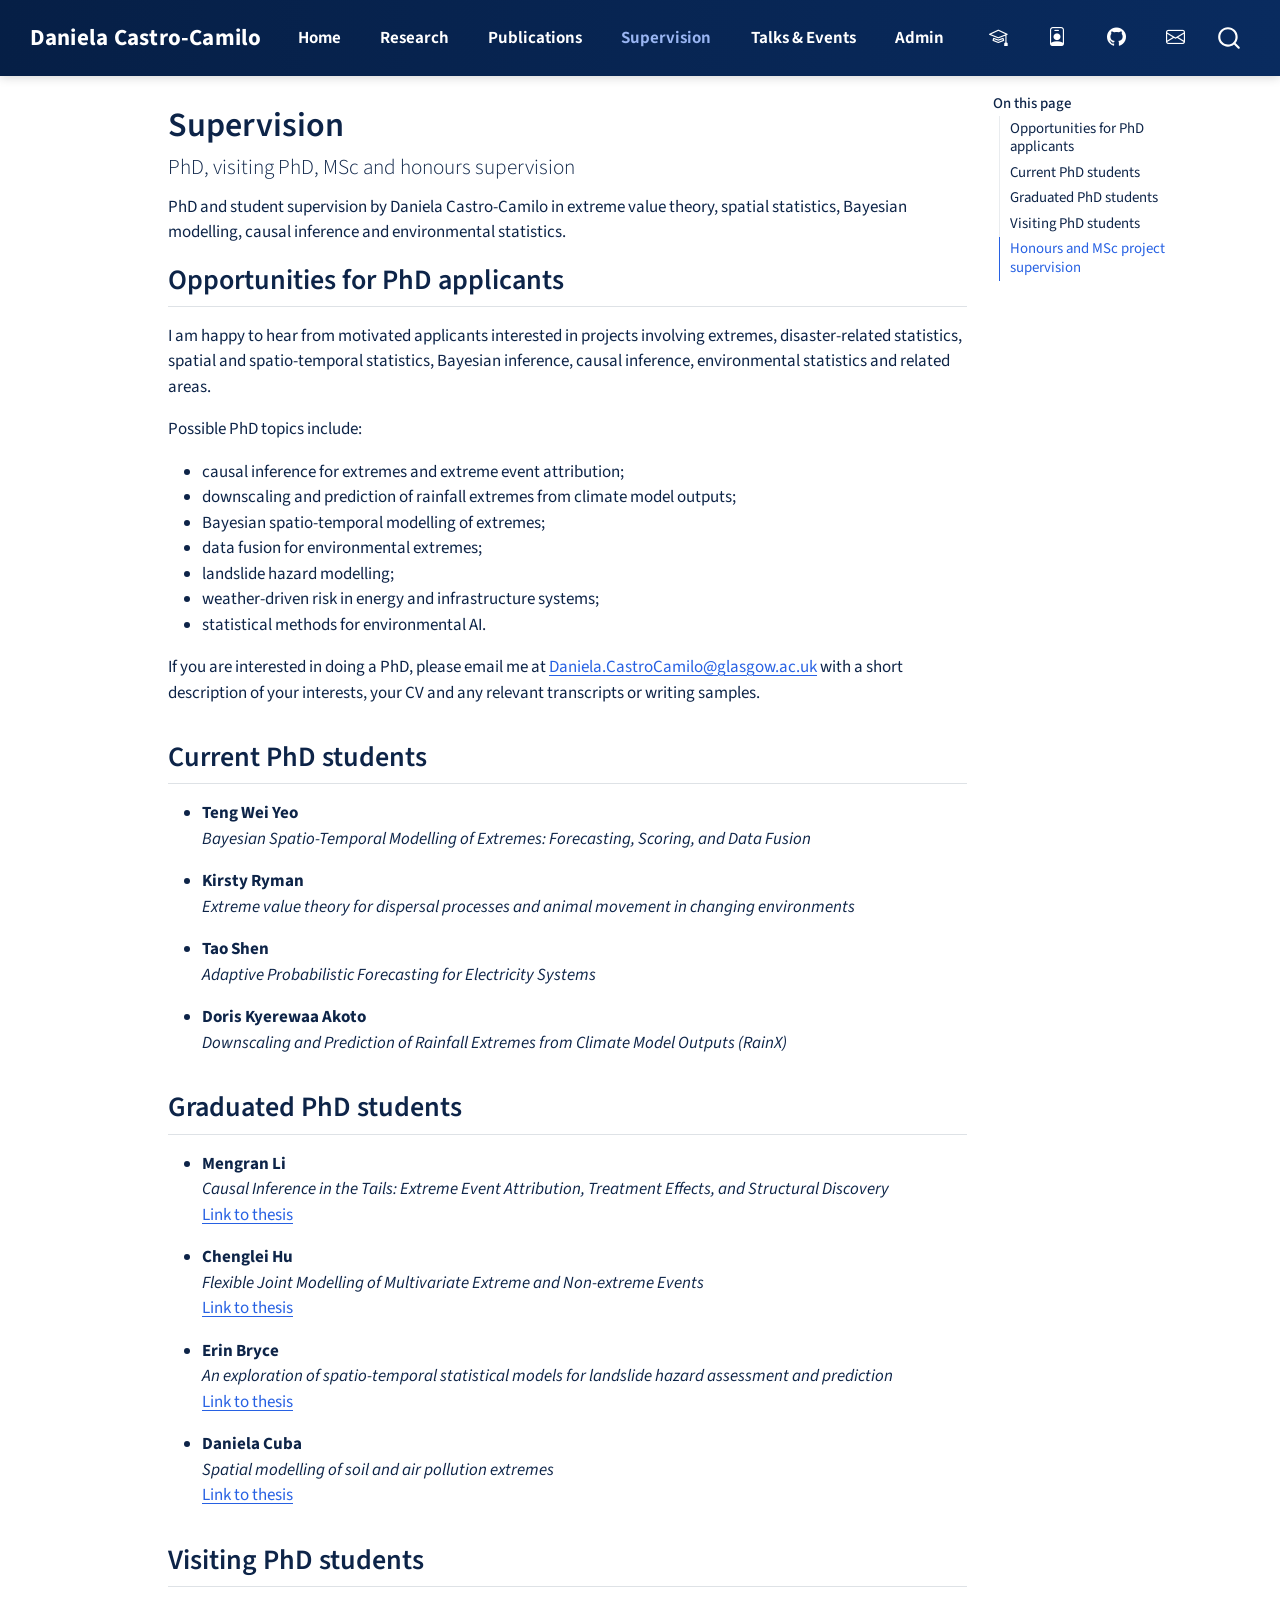
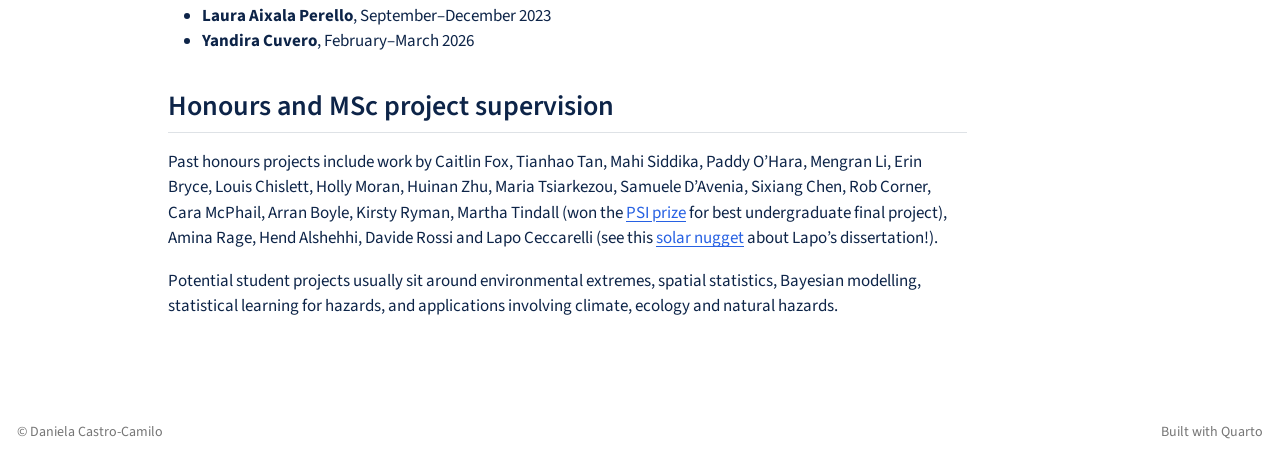
<file: docs/supervision.html>
<!DOCTYPE html>
<html xmlns="http://www.w3.org/1999/xhtml" lang="en-GB" xml:lang="en-GB"><head>

<meta charset="utf-8">
<meta name="generator" content="quarto-1.10.19">

<meta name="viewport" content="width=device-width, initial-scale=1.0, user-scalable=yes">

<meta name="description" content="PhD and student supervision by Daniela Castro-Camilo in extreme value theory, spatial statistics, Bayesian modelling, causal inference and environmental statistics.">

<title>Supervision – Daniela Castro-Camilo</title>
<style>
/* Default styles provided by pandoc.
** See https://pandoc.org/MANUAL.html#variables-for-html for config info.
*/
span.smallcaps{font-variant: small-caps;}
div.columns{display: flex; gap: 1.5em;}
div.column{flex: auto;}
@media screen {
div.columns{gap: min(4vw, 1.5em);}
div.column{overflow-x: auto;}
}
div.hanging-indent{margin-left: 1.5em; text-indent: -1.5em;}
ul.task-list{list-style: none;}
ul.task-list li input[type="checkbox"] {
  width: 0.8em;
  margin: 0 0.8em 0.2em -1em; /* quarto-specific, see https://github.com/quarto-dev/quarto-cli/issues/4556 */ 
  vertical-align: middle;
}
</style>


<script src="site_libs/quarto-nav/quarto-nav.js"></script>
<script src="site_libs/quarto-nav/headroom.min.js"></script>
<script src="site_libs/clipboard/clipboard.min.js"></script>
<script src="site_libs/quarto-search/autocomplete.umd.js"></script>
<script src="site_libs/quarto-search/fuse.min.js"></script>
<script src="site_libs/quarto-search/quarto-search.js"></script>
<meta name="quarto:offset" content="./">
<script src="site_libs/quarto-html/quarto.js" type="module"></script>
<script src="site_libs/quarto-html/tabsets/tabsets.js" type="module"></script>
<script src="site_libs/quarto-html/popper.min.js"></script>
<script src="site_libs/quarto-html/tippy.umd.min.js"></script>
<script src="site_libs/quarto-html/anchor.min.js"></script>
<link href="site_libs/quarto-html/tippy.css" rel="stylesheet">
<link href="site_libs/quarto-html/quarto-syntax-highlighting-bf27225e3a48a9273f3daa8f8e829971.css" rel="stylesheet" id="quarto-text-highlighting-styles">
<script src="site_libs/bootstrap/bootstrap.min.js"></script>
<link href="site_libs/bootstrap/bootstrap-icons.css" rel="stylesheet">
<link href="site_libs/bootstrap/bootstrap-36037c3dcac4f530703238951e7ac444.min.css" rel="stylesheet" append-hash="true" id="quarto-bootstrap" data-mode="light">
<script id="quarto-search-options" type="application/json">{
  "location": "navbar",
  "copy-button": false,
  "collapse-after": 3,
  "panel-placement": "end",
  "type": "overlay",
  "limit": 50,
  "keyboard-shortcut": [
    "f",
    "/",
    "s"
  ],
  "show-item-context": false,
  "language": {
    "search-no-results-text": "No results",
    "search-matching-documents-text": "matching documents",
    "search-copy-link-title": "Copy link to search",
    "search-hide-matches-text": "Hide additional matches",
    "search-more-match-text": "more match in this document",
    "search-more-matches-text": "more matches in this document",
    "search-clear-button-title": "Clear",
    "search-text-placeholder": "",
    "search-detached-cancel-button-title": "Cancel",
    "search-submit-button-title": "Submit",
    "search-label": "Search"
  }
}</script>
<style>html{ scroll-behavior: smooth; }</style>


<link rel="stylesheet" href="styles.css">
<meta property="og:title" content="Supervision – Daniela Castro-Camilo">
<meta property="og:description" content="PhD and student supervision by Daniela Castro-Camilo in extreme value theory, spatial statistics, Bayesian modelling, causal inference and environmental statistics.">
<meta property="og:site_name" content="Daniela Castro-Camilo">
<meta name="twitter:title" content="Supervision – Daniela Castro-Camilo">
<meta name="twitter:description" content="PhD and student supervision by Daniela Castro-Camilo in extreme value theory, spatial statistics, Bayesian modelling, causal inference and environmental statistics.">
<meta name="twitter:card" content="summary">
<link rel="canonical" href="https://dcastrocamilo.github.io/supervision.html">
</head>

<body class="nav-fixed quarto-light">

<div id="quarto-search-results"></div>
  <header id="quarto-header" class="headroom fixed-top">
    <nav class="navbar navbar-expand-lg " data-bs-theme="dark">
      <div class="navbar-container container-fluid">
      <div class="navbar-brand-container mx-auto">
    <a class="navbar-brand" href="./index.html">
    <span class="navbar-title">Daniela Castro-Camilo</span>
    </a>
  </div>
            <div id="quarto-search" class="" title="Search"></div>
          <button class="navbar-toggler" type="button" data-bs-toggle="collapse" data-bs-target="#navbarCollapse" aria-controls="navbarCollapse" role="menu" aria-expanded="false" aria-label="Toggle navigation" onclick="if (window.quartoToggleHeadroom) { window.quartoToggleHeadroom(); }">
  <span class="navbar-toggler-icon"></span>
</button>
          <div class="collapse navbar-collapse" id="navbarCollapse">
            <ul class="navbar-nav navbar-nav-scroll me-auto">
  <li class="nav-item">
    <a class="nav-link" href="./index.html"> 
<span class="menu-text">Home</span></a>
  </li>  
  <li class="nav-item">
    <a class="nav-link" href="./research.html"> 
<span class="menu-text">Research</span></a>
  </li>  
  <li class="nav-item">
    <a class="nav-link" href="./publications.html"> 
<span class="menu-text">Publications</span></a>
  </li>  
  <li class="nav-item">
    <a class="nav-link active" href="./supervision.html" aria-current="page"> 
<span class="menu-text">Supervision</span></a>
  </li>  
  <li class="nav-item">
    <a class="nav-link" href="./talks.html"> 
<span class="menu-text">Talks &amp; Events</span></a>
  </li>  
  <li class="nav-item">
    <a class="nav-link" href="./admin.html"> 
<span class="menu-text">Admin</span></a>
  </li>  
</ul>
            <ul class="navbar-nav navbar-nav-scroll ms-auto">
  <li class="nav-item compact">
    <a class="nav-link" href="https://scholar.google.com/citations?user=yeGAdSoAAAAJ&amp;hl=en&amp;oi=ao"> <i class="bi bi-mortarboard" role="img">
</i> 
<span class="menu-text"></span></a>
  </li>  
  <li class="nav-item compact">
    <a class="nav-link" href="https://orcid.org/0000-0002-7536-4613"> <i class="bi bi-person-badge" role="img">
</i> 
<span class="menu-text"></span></a>
  </li>  
  <li class="nav-item compact">
    <a class="nav-link" href="https://github.com/dcastrocamilo"> <i class="bi bi-github" role="img">
</i> 
<span class="menu-text"></span></a>
  </li>  
  <li class="nav-item compact">
    <a class="nav-link" href="mailto:Daniela.CastroCamilo@glasgow.ac.uk"> <i class="bi bi-envelope" role="img">
</i> 
<span class="menu-text"></span></a>
  </li>  
</ul>
          </div> <!-- /navcollapse -->
            <div class="quarto-navbar-tools">
</div>
      </div> <!-- /container-fluid -->
    </nav>
</header>
<!-- content -->
<div id="quarto-content" class="quarto-container page-columns page-rows-contents page-layout-article page-navbar">
<!-- sidebar -->
<!-- margin-sidebar -->
    <div id="quarto-margin-sidebar" class="sidebar margin-sidebar">
        <nav id="TOC" role="doc-toc" class="toc-active">
    <h2 id="toc-title">On this page</h2>
   
  <ul>
  <li><a href="#opportunities-for-phd-applicants" id="toc-opportunities-for-phd-applicants" class="nav-link active" data-scroll-target="#opportunities-for-phd-applicants">Opportunities for PhD applicants</a></li>
  <li><a href="#current-phd-students" id="toc-current-phd-students" class="nav-link" data-scroll-target="#current-phd-students">Current PhD students</a></li>
  <li><a href="#graduated-phd-students" id="toc-graduated-phd-students" class="nav-link" data-scroll-target="#graduated-phd-students">Graduated PhD students</a></li>
  <li><a href="#visiting-phd-students" id="toc-visiting-phd-students" class="nav-link" data-scroll-target="#visiting-phd-students">Visiting PhD students</a></li>
  <li><a href="#honours-and-msc-project-supervision" id="toc-honours-and-msc-project-supervision" class="nav-link" data-scroll-target="#honours-and-msc-project-supervision">Honours and MSc project supervision</a></li>
  </ul>
</nav>
    </div>
<!-- main -->
<main class="content" id="quarto-document-content">

<header id="title-block-header" class="quarto-title-block default">
<div class="quarto-title">
<h1 class="title">Supervision</h1>
<p class="subtitle lead">PhD, visiting PhD, MSc and honours supervision</p>
</div>

<div>
  <div class="description">
    PhD and student supervision by Daniela Castro-Camilo in extreme value theory, spatial statistics, Bayesian modelling, causal inference and environmental statistics.
  </div>
</div>


<div class="quarto-title-meta">

    
  
    
  </div>
  


</header>


<section id="opportunities-for-phd-applicants" class="level2">
<h2 class="anchored" data-anchor-id="opportunities-for-phd-applicants">Opportunities for PhD applicants</h2>
<p>I am happy to hear from motivated applicants interested in projects involving extremes, disaster-related statistics, spatial and spatio-temporal statistics, Bayesian inference, causal inference, environmental statistics and related areas.</p>
<p>Possible PhD topics include:</p>
<ul>
<li>causal inference for extremes and extreme event attribution;</li>
<li>downscaling and prediction of rainfall extremes from climate model outputs;</li>
<li>Bayesian spatio-temporal modelling of extremes;</li>
<li>data fusion for environmental extremes;</li>
<li>landslide hazard modelling;</li>
<li>weather-driven risk in energy and infrastructure systems;</li>
<li>statistical methods for environmental AI.</li>
</ul>
<p>If you are interested in doing a PhD, please email me at <a href="mailto:Daniela.CastroCamilo@glasgow.ac.uk">Daniela.CastroCamilo@glasgow.ac.uk</a> with a short description of your interests, your CV and any relevant transcripts or writing samples.</p>
</section>
<section id="current-phd-students" class="level2">
<h2 class="anchored" data-anchor-id="current-phd-students">Current PhD students</h2>
<ul>
<li><p><strong>Teng Wei Yeo</strong><br>
<em>Bayesian Spatio-Temporal Modelling of Extremes: Forecasting, Scoring, and Data Fusion</em></p></li>
<li><p><strong>Kirsty Ryman</strong><br>
<em>Extreme value theory for dispersal processes and animal movement in changing environments</em></p></li>
<li><p><strong>Tao Shen</strong><br>
<em>Adaptive Probabilistic Forecasting for Electricity Systems</em></p></li>
<li><p><strong>Doris Kyerewaa Akoto</strong><br>
<em>Downscaling and Prediction of Rainfall Extremes from Climate Model Outputs (RainX)</em></p></li>
</ul>
<!--- **Meyvizhi Sasibala Senthil Raja**  
  *Developing novel ways to represent spatial patterns in disease risk*
-->
</section>
<section id="graduated-phd-students" class="level2">
<h2 class="anchored" data-anchor-id="graduated-phd-students">Graduated PhD students</h2>
<ul>
<li><p><strong>Mengran Li</strong><br>
<em>Causal Inference in the Tails: Extreme Event Attribution, Treatment Effects, and Structural Discovery</em><br> <a href="https://theses.gla.ac.uk/86210/">Link to thesis</a></p></li>
<li><p><strong>Chenglei Hu</strong><br>
<em>Flexible Joint Modelling of Multivariate Extreme and Non-extreme Events</em><br> <a href="https://theses.gla.ac.uk/85833/">Link to thesis</a></p></li>
<li><p><strong>Erin Bryce</strong><br>
<em>An exploration of spatio-temporal statistical models for landslide hazard assessment and prediction</em><br> <a href="https://theses.gla.ac.uk/85477/">Link to thesis</a></p></li>
<li><p><strong>Daniela Cuba</strong><br>
<em>Spatial modelling of soil and air pollution extremes</em><br> <a href="https://theses.gla.ac.uk/84667/">Link to thesis</a></p></li>
</ul>
</section>
<section id="visiting-phd-students" class="level2">
<h2 class="anchored" data-anchor-id="visiting-phd-students">Visiting PhD students</h2>
<ul>
<li><strong>Laura Aixala Perello</strong>, September–December 2023</li>
<li><strong>Yandira Cuvero</strong>, February–March 2026</li>
</ul>
</section>
<section id="honours-and-msc-project-supervision" class="level2">
<h2 class="anchored" data-anchor-id="honours-and-msc-project-supervision">Honours and MSc project supervision</h2>
<p>Past honours projects include work by Caitlin Fox, Tianhao Tan, Mahi Siddika, Paddy O’Hara, Mengran Li, Erin Bryce, Louis Chislett, Holly Moran, Huinan Zhu, Maria Tsiarkezou, Samuele D’Avenia, Sixiang Chen, Rob Corner, Cara McPhail, Arran Boyle, Kirsty Ryman, Martha Tindall (won the <a href="https://psiweb.org/careers">PSI prize</a> for best undergraduate final project), Amina Rage, Hend Alshehhi, Davide Rossi and Lapo Ceccarelli (see this <a href="https://heliowiki.smce.nasa.gov/wiki/index.php/How_Extreme_Can_Solar_Flares_Get%3F_A_Statistical_View">solar nugget</a> about Lapo’s dissertation!).</p>
<p>Potential student projects usually sit around environmental extremes, spatial statistics, Bayesian modelling, statistical learning for hazards, and applications involving climate, ecology and natural hazards.</p>


</section>

</main> <!-- /main -->
<script id="quarto-html-after-body" type="application/javascript">
  window.document.addEventListener("DOMContentLoaded", function (event) {
    const icon = "";
    const anchorJS = new window.AnchorJS();
    anchorJS.options = {
      placement: 'right',
      icon: icon
    };
    anchorJS.add('.anchored');
    const isCodeAnnotation = (el) => {
      for (const clz of el.classList) {
        if (clz.startsWith('code-annotation-')) {                     
          return true;
        }
      }
      return false;
    }
    const onCopySuccess = function(e) {
      // button target
      const button = e.trigger;
      // don't keep focus
      button.blur();
      // flash "checked"
      button.classList.add('code-copy-button-checked');
      var currentTitle = button.getAttribute("title");
      button.setAttribute("title", "Copied!");
      let tooltip;
      if (window.bootstrap) {
        button.setAttribute("data-bs-toggle", "tooltip");
        button.setAttribute("data-bs-placement", "left");
        button.setAttribute("data-bs-title", "Copied!");
        tooltip = new bootstrap.Tooltip(button, 
          { trigger: "manual", 
            customClass: "code-copy-button-tooltip",
            offset: [0, -8]});
        tooltip.show();    
      }
      setTimeout(function() {
        if (tooltip) {
          tooltip.hide();
          button.removeAttribute("data-bs-title");
          button.removeAttribute("data-bs-toggle");
          button.removeAttribute("data-bs-placement");
        }
        button.setAttribute("title", currentTitle);
        button.classList.remove('code-copy-button-checked');
      }, 1000);
      // clear code selection
      e.clearSelection();
    }
    const getTextToCopy = function(trigger) {
      const outerScaffold = trigger.parentElement.cloneNode(true);
      const codeEl = outerScaffold.querySelector('code');
      for (const childEl of codeEl.children) {
        if (isCodeAnnotation(childEl)) {
          childEl.remove();
        }
      }
      return codeEl.innerText;
    }
    const clipboard = new window.ClipboardJS('.code-copy-button:not([data-in-quarto-modal])', {
      text: getTextToCopy
    });
    clipboard.on('success', onCopySuccess);
    if (window.document.getElementById('quarto-embedded-source-code-modal')) {
      const clipboardModal = new window.ClipboardJS('.code-copy-button[data-in-quarto-modal]', {
        text: getTextToCopy,
        container: window.document.getElementById('quarto-embedded-source-code-modal')
      });
      clipboardModal.on('success', onCopySuccess);
    }
      var localhostRegex = new RegExp(/^(?:http|https):\/\/localhost\:?[0-9]*\//);
      var mailtoRegex = new RegExp(/^mailto:/);
        var filterRegex = new RegExp("https:\/\/dcastrocamilo\.github\.io\/");
      var isInternal = (href) => {
          return filterRegex.test(href) || localhostRegex.test(href) || mailtoRegex.test(href);
      }
      // Inspect non-navigation links and adorn them if external
     var links = window.document.querySelectorAll('a[href]:not(.nav-link):not(.navbar-brand):not(.toc-action):not(.sidebar-link):not(.sidebar-item-toggle):not(.pagination-link):not(.no-external):not([aria-hidden]):not(.dropdown-item):not(.quarto-navigation-tool):not(.about-link)');
      for (var i=0; i<links.length; i++) {
        const link = links[i];
        if (!isInternal(link.href)) {
          // undo the damage that might have been done by quarto-nav.js in the case of
          // links that we want to consider external
          if (link.dataset.originalHref !== undefined) {
            link.href = link.dataset.originalHref;
          }
            // target, if specified
            link.setAttribute("target", "_blank");
            if (link.getAttribute("rel") === null) {
              link.setAttribute("rel", "noopener");
            }
        }
      }
    function tippyHover(el, contentFn, onTriggerFn, onUntriggerFn) {
      const config = {
        allowHTML: true,
        maxWidth: 500,
        delay: 100,
        arrow: false,
        appendTo: function(el) {
            return el.parentElement;
        },
        interactive: true,
        interactiveBorder: 10,
        theme: 'quarto',
        placement: 'bottom-start',
      };
      if (contentFn) {
        config.content = contentFn;
      }
      if (onTriggerFn) {
        config.onTrigger = onTriggerFn;
      }
      if (onUntriggerFn) {
        config.onUntrigger = onUntriggerFn;
      }
      window.tippy(el, config); 
    }
    const noterefs = window.document.querySelectorAll('a[role="doc-noteref"]');
    for (var i=0; i<noterefs.length; i++) {
      const ref = noterefs[i];
      tippyHover(ref, function() {
        // use id or data attribute instead here
        let href = ref.getAttribute('data-footnote-href') || ref.getAttribute('href');
        try { href = new URL(href).hash; } catch {}
        const id = href.replace(/^#\/?/, "");
        const note = window.document.getElementById(id);
        if (note) {
          return note.innerHTML;
        } else {
          return "";
        }
      });
    }
    const xrefs = window.document.querySelectorAll('a.quarto-xref');
    const processXRef = (id, note) => {
      // Strip column container classes
      const stripColumnClz = (el) => {
        el.classList.remove("page-full", "page-columns");
        if (el.children) {
          for (const child of el.children) {
            stripColumnClz(child);
          }
        }
      }
      stripColumnClz(note)
      if (id === null || id.startsWith('sec-')) {
        // Special case sections, only their first couple elements
        const container = document.createElement("div");
        if (note.children && note.children.length > 2) {
          container.appendChild(note.children[0].cloneNode(true));
          for (let i = 1; i < note.children.length; i++) {
            const child = note.children[i];
            if (child.tagName === "P" && child.innerText === "") {
              continue;
            } else {
              container.appendChild(child.cloneNode(true));
              break;
            }
          }
          if (window.Quarto?.typesetMath) {
            window.Quarto.typesetMath(container);
          }
          return container.innerHTML
        } else {
          if (window.Quarto?.typesetMath) {
            window.Quarto.typesetMath(note);
          }
          return note.innerHTML;
        }
      } else {
        // Remove any anchor links if they are present
        const anchorLink = note.querySelector('a.anchorjs-link');
        if (anchorLink) {
          anchorLink.remove();
        }
        if (window.Quarto?.typesetMath) {
          window.Quarto.typesetMath(note);
        }
        if (note.classList.contains("callout")) {
          return note.outerHTML;
        } else {
          return note.innerHTML;
        }
      }
    }
    for (var i=0; i<xrefs.length; i++) {
      const xref = xrefs[i];
      tippyHover(xref, undefined, function(instance) {
        instance.disable();
        let url = xref.getAttribute('href');
        let hash = undefined; 
        if (url.startsWith('#')) {
          hash = url;
        } else {
          try { hash = new URL(url).hash; } catch {}
        }
        if (hash) {
          const id = hash.replace(/^#\/?/, "");
          const note = window.document.getElementById(id);
          if (note !== null) {
            try {
              const html = processXRef(id, note.cloneNode(true));
              instance.setContent(html);
            } finally {
              instance.enable();
              instance.show();
            }
          } else {
            // See if we can fetch this
            fetch(url.split('#')[0])
            .then(res => res.text())
            .then(html => {
              const parser = new DOMParser();
              const htmlDoc = parser.parseFromString(html, "text/html");
              const note = htmlDoc.getElementById(id);
              if (note !== null) {
                const html = processXRef(id, note);
                instance.setContent(html);
              } 
            }).finally(() => {
              instance.enable();
              instance.show();
            });
          }
        } else {
          // See if we can fetch a full url (with no hash to target)
          // This is a special case and we should probably do some content thinning / targeting
          fetch(url)
          .then(res => res.text())
          .then(html => {
            const parser = new DOMParser();
            const htmlDoc = parser.parseFromString(html, "text/html");
            const note = htmlDoc.querySelector('main.content');
            if (note !== null) {
              // This should only happen for chapter cross references
              // (since there is no id in the URL)
              // remove the first header
              if (note.children.length > 0 && note.children[0].tagName === "HEADER") {
                note.children[0].remove();
              }
              const html = processXRef(null, note);
              instance.setContent(html);
            } 
          }).finally(() => {
            instance.enable();
            instance.show();
          });
        }
      }, function(instance) {
      });
    }
        let selectedAnnoteEl;
        const selectorForAnnotation = ( cell, annotation) => {
          let cellAttr = 'data-code-cell="' + cell + '"';
          let lineAttr = 'data-code-annotation="' +  annotation + '"';
          const selector = 'span[' + cellAttr + '][' + lineAttr + ']';
          return selector;
        }
        const selectCodeLines = (annoteEl) => {
          const doc = window.document;
          const targetCell = annoteEl.getAttribute("data-target-cell");
          const targetAnnotation = annoteEl.getAttribute("data-target-annotation");
          const annoteSpan = window.document.querySelector(selectorForAnnotation(targetCell, targetAnnotation));
          const lines = annoteSpan.getAttribute("data-code-lines").split(",");
          const lineIds = lines.map((line) => {
            return targetCell + "-" + line;
          })
          let top = null;
          let height = null;
          let parent = null;
          if (lineIds.length > 0) {
              //compute the position of the single el (top and bottom and make a div)
              const el = window.document.getElementById(lineIds[0]);
              top = el.offsetTop;
              height = el.offsetHeight;
              parent = el.parentElement.parentElement;
            if (lineIds.length > 1) {
              const lastEl = window.document.getElementById(lineIds[lineIds.length - 1]);
              const bottom = lastEl.offsetTop + lastEl.offsetHeight;
              height = bottom - top;
            }
            if (top !== null && height !== null && parent !== null) {
              // cook up a div (if necessary) and position it 
              let div = window.document.getElementById("code-annotation-line-highlight");
              if (div === null) {
                div = window.document.createElement("div");
                div.setAttribute("id", "code-annotation-line-highlight");
                div.style.position = 'absolute';
                parent.appendChild(div);
              }
              div.style.top = top - 2 + "px";
              div.style.height = height + 4 + "px";
              div.style.left = 0;
              let gutterDiv = window.document.getElementById("code-annotation-line-highlight-gutter");
              if (gutterDiv === null) {
                gutterDiv = window.document.createElement("div");
                gutterDiv.setAttribute("id", "code-annotation-line-highlight-gutter");
                gutterDiv.style.position = 'absolute';
                const codeCell = window.document.getElementById(targetCell);
                const gutter = codeCell.querySelector('.code-annotation-gutter');
                gutter.appendChild(gutterDiv);
              }
              gutterDiv.style.top = top - 2 + "px";
              gutterDiv.style.height = height + 4 + "px";
            }
            selectedAnnoteEl = annoteEl;
          }
        };
        const unselectCodeLines = () => {
          const elementsIds = ["code-annotation-line-highlight", "code-annotation-line-highlight-gutter"];
          elementsIds.forEach((elId) => {
            const div = window.document.getElementById(elId);
            if (div) {
              div.remove();
            }
          });
          selectedAnnoteEl = undefined;
        };
          // Handle positioning of the toggle
      window.addEventListener(
        "resize",
        throttle(() => {
          elRect = undefined;
          if (selectedAnnoteEl) {
            selectCodeLines(selectedAnnoteEl);
          }
        }, 10)
      );
      function throttle(fn, ms) {
      let throttle = false;
      let timer;
        return (...args) => {
          if(!throttle) { // first call gets through
              fn.apply(this, args);
              throttle = true;
          } else { // all the others get throttled
              if(timer) clearTimeout(timer); // cancel #2
              timer = setTimeout(() => {
                fn.apply(this, args);
                timer = throttle = false;
              }, ms);
          }
        };
      }
        // Attach click handler to the DT
        const annoteDls = window.document.querySelectorAll('dt[data-target-cell]');
        for (const annoteDlNode of annoteDls) {
          annoteDlNode.addEventListener('click', (event) => {
            const clickedEl = event.target;
            if (clickedEl !== selectedAnnoteEl) {
              unselectCodeLines();
              const activeEl = window.document.querySelector('dt[data-target-cell].code-annotation-active');
              if (activeEl) {
                activeEl.classList.remove('code-annotation-active');
              }
              selectCodeLines(clickedEl);
              clickedEl.classList.add('code-annotation-active');
            } else {
              // Unselect the line
              unselectCodeLines();
              clickedEl.classList.remove('code-annotation-active');
            }
          });
        }
    const findCites = (el) => {
      const parentEl = el.parentElement;
      if (parentEl) {
        const cites = parentEl.dataset.cites;
        if (cites) {
          return {
            el,
            cites: cites.split(' ')
          };
        } else {
          return findCites(el.parentElement)
        }
      } else {
        return undefined;
      }
    };
    var bibliorefs = window.document.querySelectorAll('a[role="doc-biblioref"]');
    for (var i=0; i<bibliorefs.length; i++) {
      const ref = bibliorefs[i];
      const citeInfo = findCites(ref);
      if (citeInfo) {
        tippyHover(citeInfo.el, function() {
          var popup = window.document.createElement('div');
          citeInfo.cites.forEach(function(cite) {
            var citeDiv = window.document.createElement('div');
            citeDiv.classList.add('hanging-indent');
            citeDiv.classList.add('csl-entry');
            var biblioDiv = window.document.getElementById('ref-' + cite);
            if (biblioDiv) {
              citeDiv.innerHTML = biblioDiv.innerHTML;
            }
            popup.appendChild(citeDiv);
          });
          return popup.innerHTML;
        });
      }
    }
  });
  </script>
</div> <!-- /content -->
<footer class="footer">
  <div class="nav-footer">
    <div class="nav-footer-left">
<p>© Daniela Castro-Camilo</p>
</div>   
    <div class="nav-footer-center">
      &nbsp;
    </div>
    <div class="nav-footer-right">
<p>Built with Quarto</p>
</div>
  </div>
</footer>




<script src="site_libs/quarto-html/zenscroll-min.js"></script>
</body></html>
</file>
<file: docs/site_libs/quarto-html/tippy.css>
.tippy-box[data-animation=fade][data-state=hidden]{opacity:0}[data-tippy-root]{max-width:calc(100vw - 10px)}.tippy-box{position:relative;background-color:#333;color:#fff;border-radius:4px;font-size:14px;line-height:1.4;white-space:normal;outline:0;transition-property:transform,visibility,opacity}.tippy-box[data-placement^=top]>.tippy-arrow{bottom:0}.tippy-box[data-placement^=top]>.tippy-arrow:before{bottom:-7px;left:0;border-width:8px 8px 0;border-top-color:initial;transform-origin:center top}.tippy-box[data-placement^=bottom]>.tippy-arrow{top:0}.tippy-box[data-placement^=bottom]>.tippy-arrow:before{top:-7px;left:0;border-width:0 8px 8px;border-bottom-color:initial;transform-origin:center bottom}.tippy-box[data-placement^=left]>.tippy-arrow{right:0}.tippy-box[data-placement^=left]>.tippy-arrow:before{border-width:8px 0 8px 8px;border-left-color:initial;right:-7px;transform-origin:center left}.tippy-box[data-placement^=right]>.tippy-arrow{left:0}.tippy-box[data-placement^=right]>.tippy-arrow:before{left:-7px;border-width:8px 8px 8px 0;border-right-color:initial;transform-origin:center right}.tippy-box[data-inertia][data-state=visible]{transition-timing-function:cubic-bezier(.54,1.5,.38,1.11)}.tippy-arrow{width:16px;height:16px;color:#333}.tippy-arrow:before{content:"";position:absolute;border-color:transparent;border-style:solid}.tippy-content{position:relative;padding:5px 9px;z-index:1}
</file>
<file: docs/site_libs/quarto-html/quarto-syntax-highlighting-bf27225e3a48a9273f3daa8f8e829971.css>
/* quarto syntax highlight colors */
:root {
  --quarto-hl-ot-color: #003B4F;
  --quarto-hl-at-color: #657422;
  --quarto-hl-ss-color: #20794D;
  --quarto-hl-an-color: #5E5E5E;
  --quarto-hl-fu-color: #4758AB;
  --quarto-hl-st-color: #20794D;
  --quarto-hl-cf-color: #003B4F;
  --quarto-hl-op-color: #5E5E5E;
  --quarto-hl-er-color: #AD0000;
  --quarto-hl-bn-color: #AD0000;
  --quarto-hl-al-color: #AD0000;
  --quarto-hl-va-color: #111111;
  --quarto-hl-bu-color: inherit;
  --quarto-hl-ex-color: inherit;
  --quarto-hl-pp-color: #AD0000;
  --quarto-hl-in-color: #5E5E5E;
  --quarto-hl-vs-color: #20794D;
  --quarto-hl-wa-color: #5E5E5E;
  --quarto-hl-do-color: #5E5E5E;
  --quarto-hl-im-color: #00769E;
  --quarto-hl-ch-color: #20794D;
  --quarto-hl-dt-color: #AD0000;
  --quarto-hl-fl-color: #AD0000;
  --quarto-hl-co-color: #5E5E5E;
  --quarto-hl-cv-color: #5E5E5E;
  --quarto-hl-cn-color: #8f5902;
  --quarto-hl-sc-color: #5E5E5E;
  --quarto-hl-dv-color: #AD0000;
  --quarto-hl-kw-color: #003B4F;
}

/* other quarto variables */
:root {
  --quarto-font-monospace: SFMono-Regular, Menlo, Monaco, Consolas, "Liberation Mono", "Courier New", monospace;
}

/* syntax highlight based on Pandoc's rules */
pre > code.sourceCode > span {
  color: #003B4F;
}

code.sourceCode > span {
  color: #003B4F;
}

div.sourceCode,
div.sourceCode pre.sourceCode {
  color: #003B4F;
}

/* Normal */
code span {
  color: #003B4F;
}

/* Alert */
code span.al {
  color: #AD0000;
  font-style: inherit;
}

/* Annotation */
code span.an {
  color: #5E5E5E;
  font-style: inherit;
}

/* Attribute */
code span.at {
  color: #657422;
  font-style: inherit;
}

/* BaseN */
code span.bn {
  color: #AD0000;
  font-style: inherit;
}

/* BuiltIn */
code span.bu {
  font-style: inherit;
}

/* ControlFlow */
code span.cf {
  color: #003B4F;
  font-weight: bold;
  font-style: inherit;
}

/* Char */
code span.ch {
  color: #20794D;
  font-style: inherit;
}

/* Constant */
code span.cn {
  color: #8f5902;
  font-style: inherit;
}

/* Comment */
code span.co {
  color: #5E5E5E;
  font-style: inherit;
}

/* CommentVar */
code span.cv {
  color: #5E5E5E;
  font-style: italic;
}

/* Documentation */
code span.do {
  color: #5E5E5E;
  font-style: italic;
}

/* DataType */
code span.dt {
  color: #AD0000;
  font-style: inherit;
}

/* DecVal */
code span.dv {
  color: #AD0000;
  font-style: inherit;
}

/* Error */
code span.er {
  color: #AD0000;
  font-style: inherit;
}

/* Extension */
code span.ex {
  font-style: inherit;
}

/* Float */
code span.fl {
  color: #AD0000;
  font-style: inherit;
}

/* Function */
code span.fu {
  color: #4758AB;
  font-style: inherit;
}

/* Import */
code span.im {
  color: #00769E;
  font-style: inherit;
}

/* Information */
code span.in {
  color: #5E5E5E;
  font-style: inherit;
}

/* Keyword */
code span.kw {
  color: #003B4F;
  font-weight: bold;
  font-style: inherit;
}

/* Operator */
code span.op {
  color: #5E5E5E;
  font-style: inherit;
}

/* Other */
code span.ot {
  color: #003B4F;
  font-style: inherit;
}

/* Preprocessor */
code span.pp {
  color: #AD0000;
  font-style: inherit;
}

/* SpecialChar */
code span.sc {
  color: #5E5E5E;
  font-style: inherit;
}

/* SpecialString */
code span.ss {
  color: #20794D;
  font-style: inherit;
}

/* String */
code span.st {
  color: #20794D;
  font-style: inherit;
}

/* Variable */
code span.va {
  color: #111111;
  font-style: inherit;
}

/* VerbatimString */
code span.vs {
  color: #20794D;
  font-style: inherit;
}

/* Warning */
code span.wa {
  color: #5E5E5E;
  font-style: italic;
}

.prevent-inlining {
  content: "</";
}

/*# sourceMappingURL=8be38f48d34c45af72792cbd699585e7.css.map */
</file>
<file: docs/styles.css>
/* Daniela Castro-Camilo personal website */

:root {
  --dcc-navy: #092b5f;
  --dcc-navy-2: #061f46;
  --dcc-blue: #1d5aa6;
  --dcc-light: #eef6ff;
  --dcc-text: #0d2448;
}

body:has(.homepage) #title-block-header {
  display: none !important;
}

/* Make hero section truly full width */
body:has(.homepage) .page-layout-article {
  max-width: 100% !important;
}

/* Use the whole browser width and remove the right-hand page furniture on home */
body {
  color: var(--dcc-text);
}

.navbar {
  min-height: 76px;
  background: linear-gradient(90deg, var(--dcc-navy-2), var(--dcc-navy)) !important;
  box-shadow: 0 1px 10px rgba(0,0,0,.18);
}

.navbar-brand {
  font-size: 1.35rem;
  font-weight: 700;
  letter-spacing: .01em;
}

.navbar-nav .nav-link {
  font-weight: 650;
  padding-left: 1.15rem !important;
  padding-right: 1.15rem !important;
}

body:has(.homepage) #quarto-content,
body:has(.homepage) #quarto-document-content,
body:has(.homepage) main.content {
  max-width: none !important;
  width: 100% !important;
  padding: 0 !important;
  margin: 0 !important;
  padding-left: 0 !important;
  padding-right: 0 !important;
}

body:has(.homepage) #quarto-sidebar,
body:has(.homepage) #TOC,
body:has(.homepage) .margin-sidebar,
body:has(.homepage) .page-columns .column-margin {
  display: none !important;
}

.homepage h1,
.homepage h2,
.homepage h3,
.homepage p {
  margin-top: 0;
}
  
.hero-home {
  width: 100vw;
  min-height: 700px;
  background-image: linear-gradient(90deg, rgba(5, 22, 46, .80), rgba(5, 22, 46, .45), rgba(5, 22, 46, .35)), url("assets/conic-hill-Jul24.png");
  background-size: cover;
  background-position: center;
  margin-left: calc(50% - 50vw);
  margin-right: calc(50% - 50vw);
  border-radius: 0;
  color: white;
  display: flex;
  align-items: center;
}

.hero-inner {
  width: min(1550px, calc(100% - 120px));
  margin: 0 auto;
  display: grid;
  grid-template-columns: 1.05fr .95fr;
  align-items: start;
  gap: 5rem;
  padding: 5.5rem 0 6rem;
}

.hero-copy h1 {
  overflow-wrap: anywhere;
  font-size: clamp(2.7rem, 4vw, 4.4rem);
  line-height: 1.02;
  margin-bottom: 1.25rem;
  font-weight: 750;
  letter-spacing: -.035em;
  color: white;
}

.hero-role {
  font-size: clamp(1.65rem, 2.5vw, 2.55rem);
  line-height: 1.24;
  font-weight: 650;
  margin-bottom: 2.15rem;
}

.hero-line {
  width: 112px;
  height: 2px;
  background: rgba(255,255,255,.92);
  margin: 0 0 2.1rem;
}

.hero-copy p {
  width: calc(100% + 60px);
  max-width: 990px;
  font-size: clamp(1.08rem, 1.3vw, 1.45rem);
  line-height: 1.55;
  margin-bottom: 1.55rem;
  font-weight: 450;
  text-shadow: 0 1px 2px rgba(0,0,0,.25);
}

.hero-actions {
  display: flex;
  gap: 1rem;
  margin-top: 2.4rem;
  flex-wrap: wrap;
}

.pill {
  display: inline-flex;
  align-items: center;
  gap: .55rem;
  border-radius: 999px;
  padding: .75rem 1.45rem;
  font-weight: 700;
  text-decoration: none;
  color: white !important;
  border: 2px solid rgba(255,255,255,.82);
  box-shadow: 0 6px 18px rgba(0,0,0,.20);
}

.pill-primary {
  background: var(--dcc-navy);
}

.pill-secondary {
  background: rgba(0,0,0,.28);
}

.pill:hover {
  transform: translateY(-1px);
  color: white !important;
  text-decoration: none;
}

.hero-photo-wrap {
  display: flex;
  justify-content: center;
  padding-top: 0.6rem;
}


.hero-photo {
  width: 300px;
  height: 300px;
  aspect-ratio: 1 / 1;
  object-fit: cover;
  object-position: center 31%;
  border-radius: 50%;
  border: 8px solid rgba(255,255,255,.96);
  box-shadow: 0 18px 48px rgba(0,0,0,.40);
  background: #ddd;
}

.glance-section {
  background: #fff;
  padding: 3rem min(8vw, 130px) 4rem;
  text-align: center;
}

.glance-section h2 {
  color: var(--dcc-navy);
  font-size: clamp(2rem, 2.7vw, 2.8rem);
  font-weight: 760;
  margin-bottom: .9rem;
}

.glance-title {
  color: var(--dcc-navy);
  font-size: 1.35rem;
  font-weight: 750;
  margin-bottom: 0.8rem;
}

.title-rule {
  width: 100px;
  height: 2px;
  background: var(--dcc-navy);
  margin: 0 auto 2.2rem;
  opacity: .65;
}

.glance-grid {
  display: grid;
  grid-template-columns: repeat(6, 1fr);
  gap: 2.3rem;
  align-items: start;
  margin: 0 auto 2.6rem;
  max-width: 1540px;
}

.glance-card {
  color: var(--dcc-text);
}

.research-icon {
  display: block;
  color: #2f66b7;
  font-size: 3.45rem;
  line-height: 1;
  margin-bottom: 1rem;
  font-weight: 300;
}

.glance-card h3 {
  color: var(--dcc-navy);
  font-size: 1.22rem;
  line-height: 1.22;
  font-weight: 760;
  margin-bottom: .9rem;
}

.glance-card p {
  font-size: .98rem;
  line-height: 1.55;
  margin: 0 auto;
  max-width: 220px;
}

.explore-button {
  display: inline-flex;
  background: var(--dcc-navy);
  color: white !important;
  text-decoration: none;
  border-radius: 999px;
  padding: .86rem 2rem;
  font-size: 1.1rem;
  font-weight: 700;
  box-shadow: 0 8px 20px rgba(9,43,95,.22);
}

.explore-button:hover {
  background: #0e3a80;
  color: white !important;
  text-decoration: none;
}

.contact-strip {
  width: 100%;
  background: linear-gradient(90deg, #eef6ff, #f8fbff);
  display: grid;
  grid-template-columns: repeat(4, 1fr);
  gap: 2rem;
  padding: 2.7rem min(8vw, 130px);
  align-items: center;
}

.contact-item {
  display: flex;
  gap: 1.15rem;
  align-items: center;
  color: var(--dcc-text);
  font-weight: 650;
  line-height: 1.45;
}

.contact-item a {
  color: var(--dcc-text);
  text-decoration: none;
}

.contact-icon {
  font-size: 2.15rem;
  line-height: 1;
}

.orcid-dot {
  width: 42px;
  height: 42px;
  border-radius: 50%;
  display: inline-flex;
  align-items: center;
  justify-content: center;
  background: #a6ce39;
  color: white;
  font-weight: 800;
  flex: 0 0 auto;
}

/* Existing research-page circular buttons */
.research-grid {
  display: grid;
  grid-template-columns: repeat(3, 1fr);
  gap: 2rem;
  justify-items: center;
  margin: 2rem 0;
}

.research-item {
  display: flex;
  justify-content: center;
}

.research-button {
  width: 180px;
  height: 180px;
  border-radius: 50%;

  display: flex;
  align-items: center;
  justify-content: center;

  padding: 1rem;
  text-align: center;
  text-decoration: none;
  font-weight: 600;
  line-height: 1.25;

  background: #0b4f6c;
  color: white;

  transition: transform .2s, background .2s;
}

.research-button:hover {
  transform: scale(1.05);
  background: #083b50;
}

@media (max-width: 900px) {
  .hero-copy p {
    width: 100%;
  }

  .research-grid {
    grid-template-columns: repeat(2, 1fr);
  }
}

@media (max-width: 600px) {
  .research-grid {
    grid-template-columns: 1fr;
  }

  .research-button {
    width: 150px;
    height: 150px;
  }
}

/* Remove Quarto content width restrictions on home page */
body:has(.homepage) .quarto-container {
  max-width: 100% !important;
}

/* Let grid children shrink to the available viewport width. */
.hero-inner > *,
.glance-grid > *,
.research-grid > * {
  min-width: 0;
}

/* Intermediate screens need fewer research columns before the phone layout. */
@media (max-width: 1200px) {
  .hero-inner {
    width: calc(100% - 64px);
    gap: 2.5rem;
  }

  .hero-copy p {
    width: 100%;
  }

  .glance-grid {
    grid-template-columns: repeat(3, minmax(0, 1fr));
  }
}

@media (max-width: 991.98px) {
  .navbar {
    min-height: 64px;
  }

  .navbar-brand-container {
    min-width: 0;
  }

  .navbar-brand {
    font-size: clamp(.95rem, 3.8vw, 1.35rem);
    white-space: normal;
  }

  .navbar-toggler,
  .navbar-nav .nav-link {
    min-height: 44px;
  }

  .navbar-collapse {
    max-height: calc(100dvh - 80px);
    overflow-y: auto;
  }

  .navbar-nav .nav-link {
    display: flex;
    align-items: center;
  }

  .hero-home {
    min-height: 0;
  }

  .hero-inner {
    grid-template-columns: minmax(0, 1fr);
    gap: 2rem;
    padding: 3rem 0;
  }

  .hero-copy h1 {
    font-size: clamp(2.2rem, 6vw, 3.5rem);
    line-height: 1.1;
  }

  .hero-role {
    font-size: clamp(1.3rem, 3.5vw, 1.8rem);
    margin-bottom: 1.5rem;
  }

  .hero-photo {
    width: 240px;
    height: 240px;
    max-width: 100%;
  }

  .contact-strip {
    grid-template-columns: repeat(2, minmax(0, 1fr));
  }
}

@media (max-width: 600px) {
  .hero-inner {
    width: calc(100% - 40px);
    padding: 2rem 0 2.5rem;
  }

  .hero-copy p {
    font-size: 1.05rem;
    line-height: 1.6;
  }

  .hero-photo {
    width: 200px;
    height: 200px;
    border-width: 6px;
  }

  .glance-section {
    padding: 2.5rem 20px;
  }

  .glance-grid {
    grid-template-columns: repeat(2, minmax(0, 1fr));
    gap: 2rem 1rem;
  }

  .glance-title {
    font-size: 1.15rem;
  }

  .explore-button {
    max-width: 100%;
    justify-content: center;
    text-align: center;
    padding: .85rem 1.25rem;
  }

  main.content {
    overflow-wrap: anywhere;
  }

  .contact-strip {
    grid-template-columns: minmax(0, 1fr);
  }
}

@media (max-width: 360px) {
  .glance-grid {
    grid-template-columns: minmax(0, 1fr);
  }
}

@media (min-width: 1201px) {
  .hero-copy h1 {
    white-space: nowrap;
  }
}
</file>
